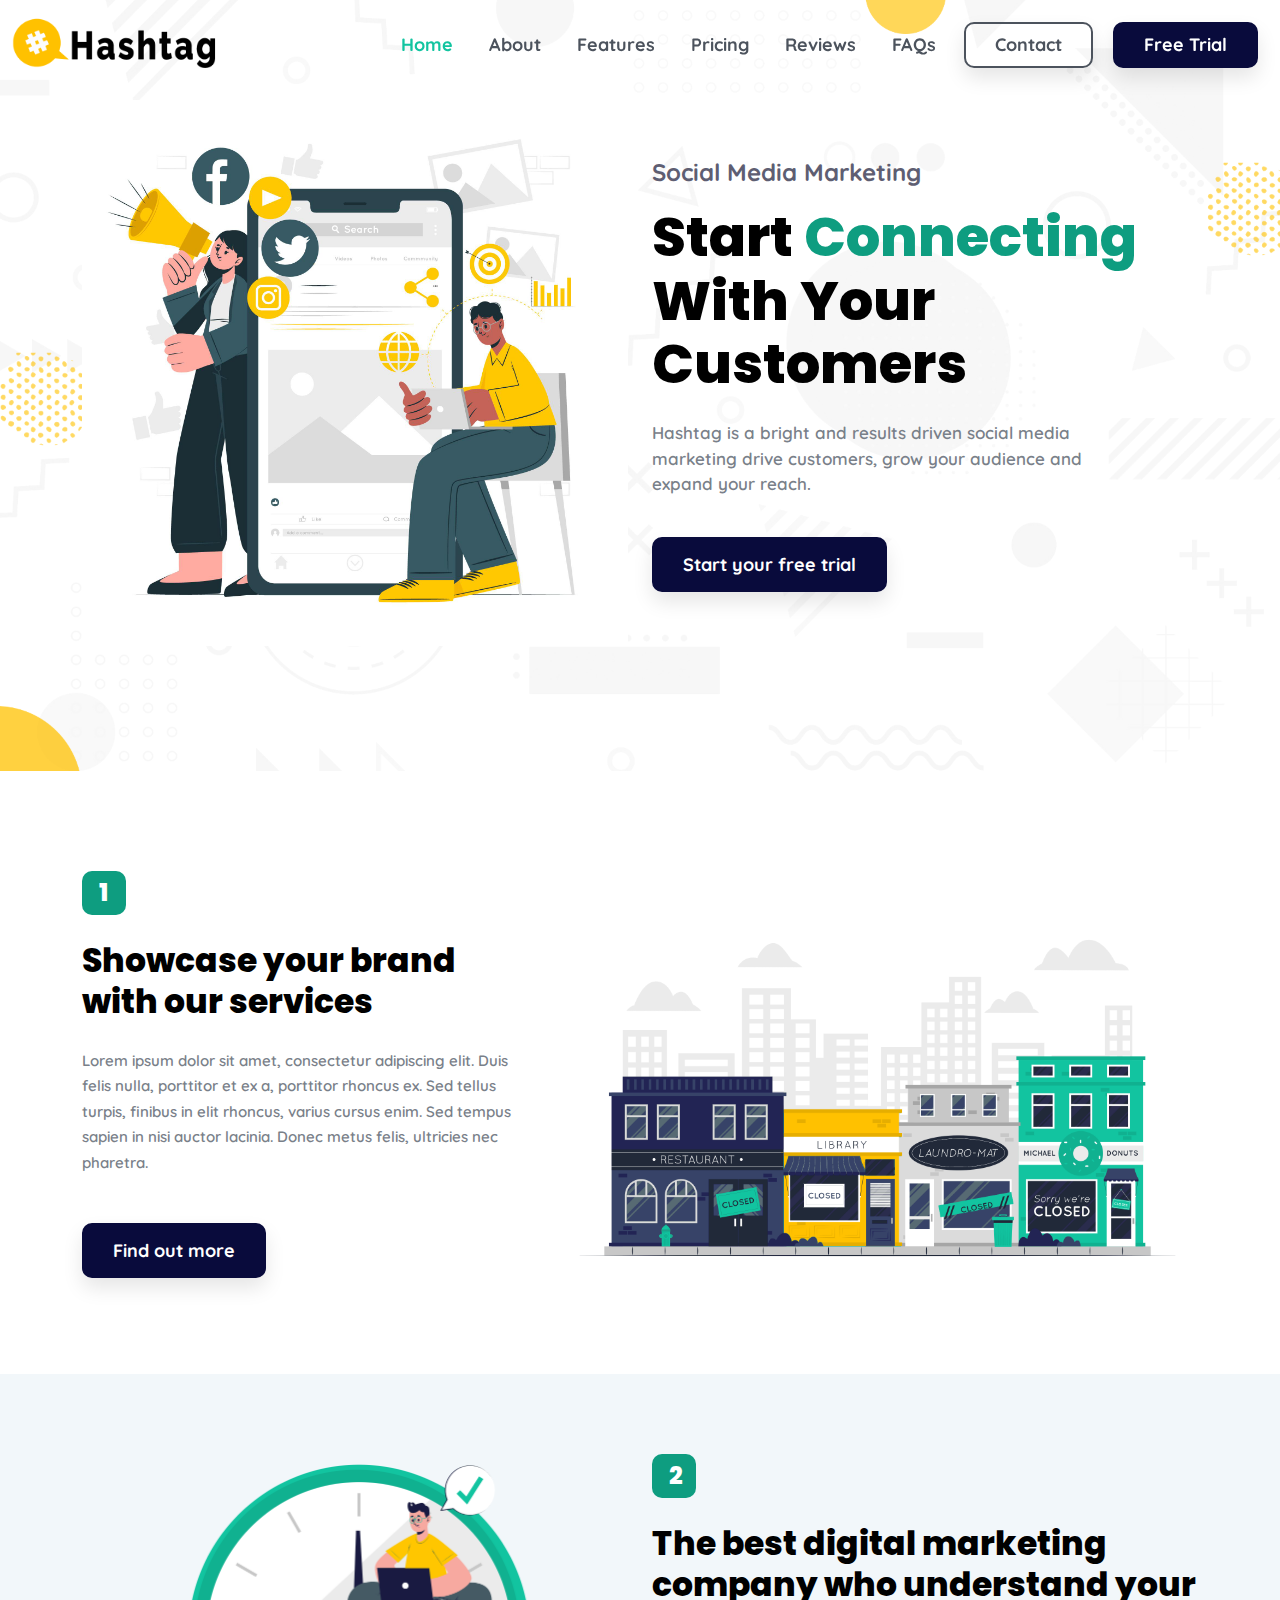
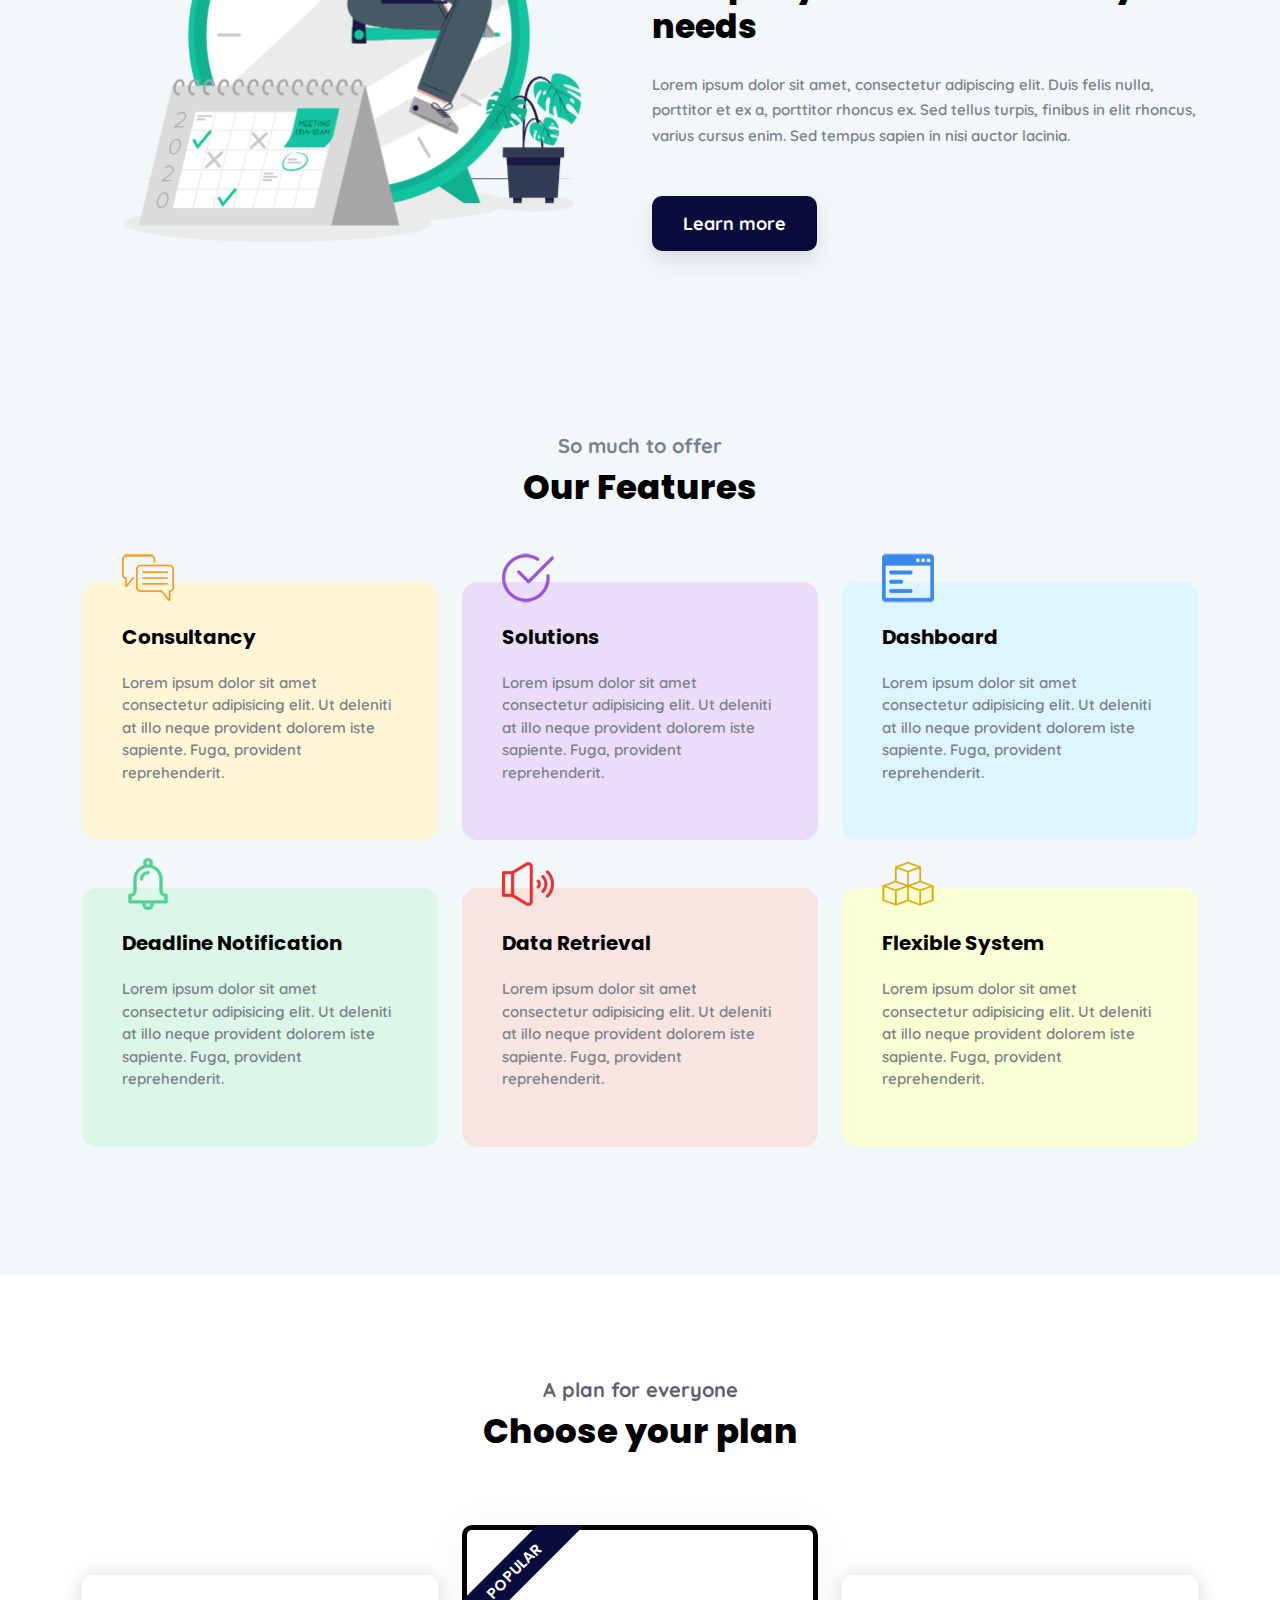
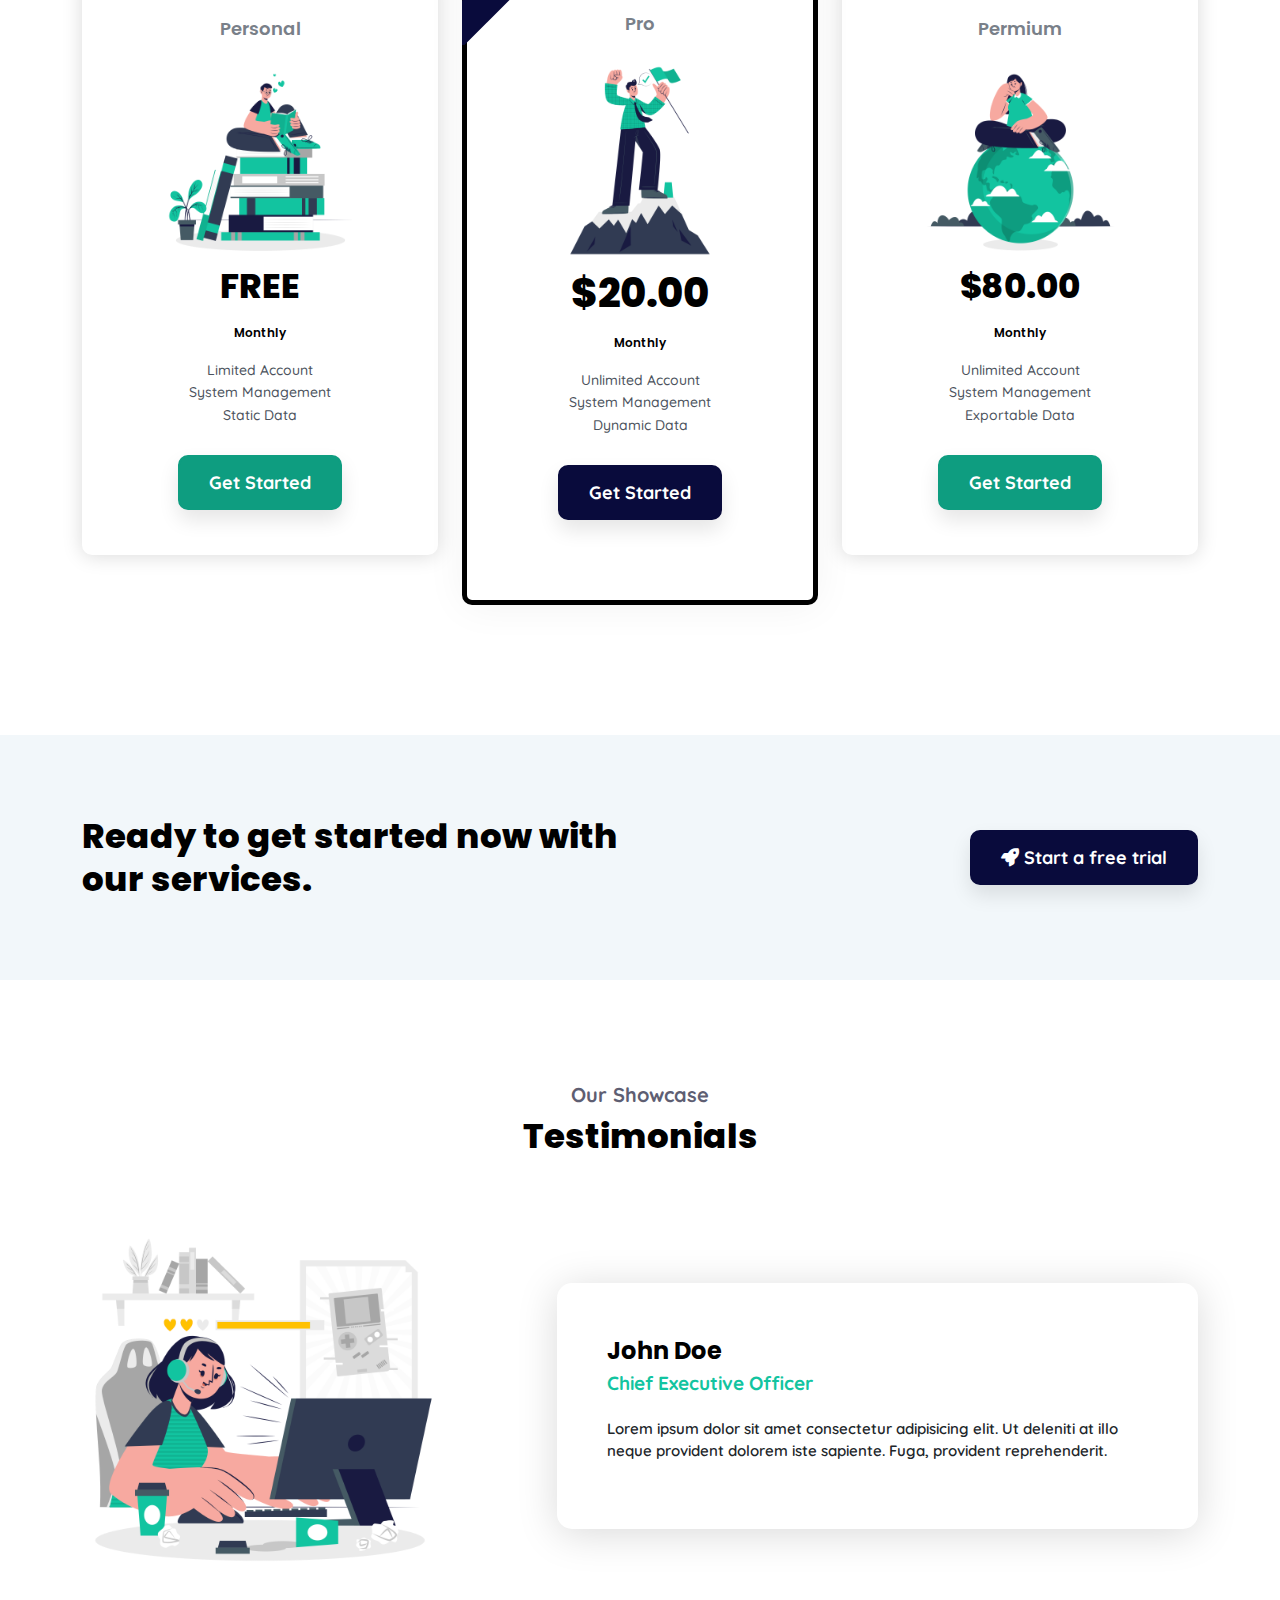
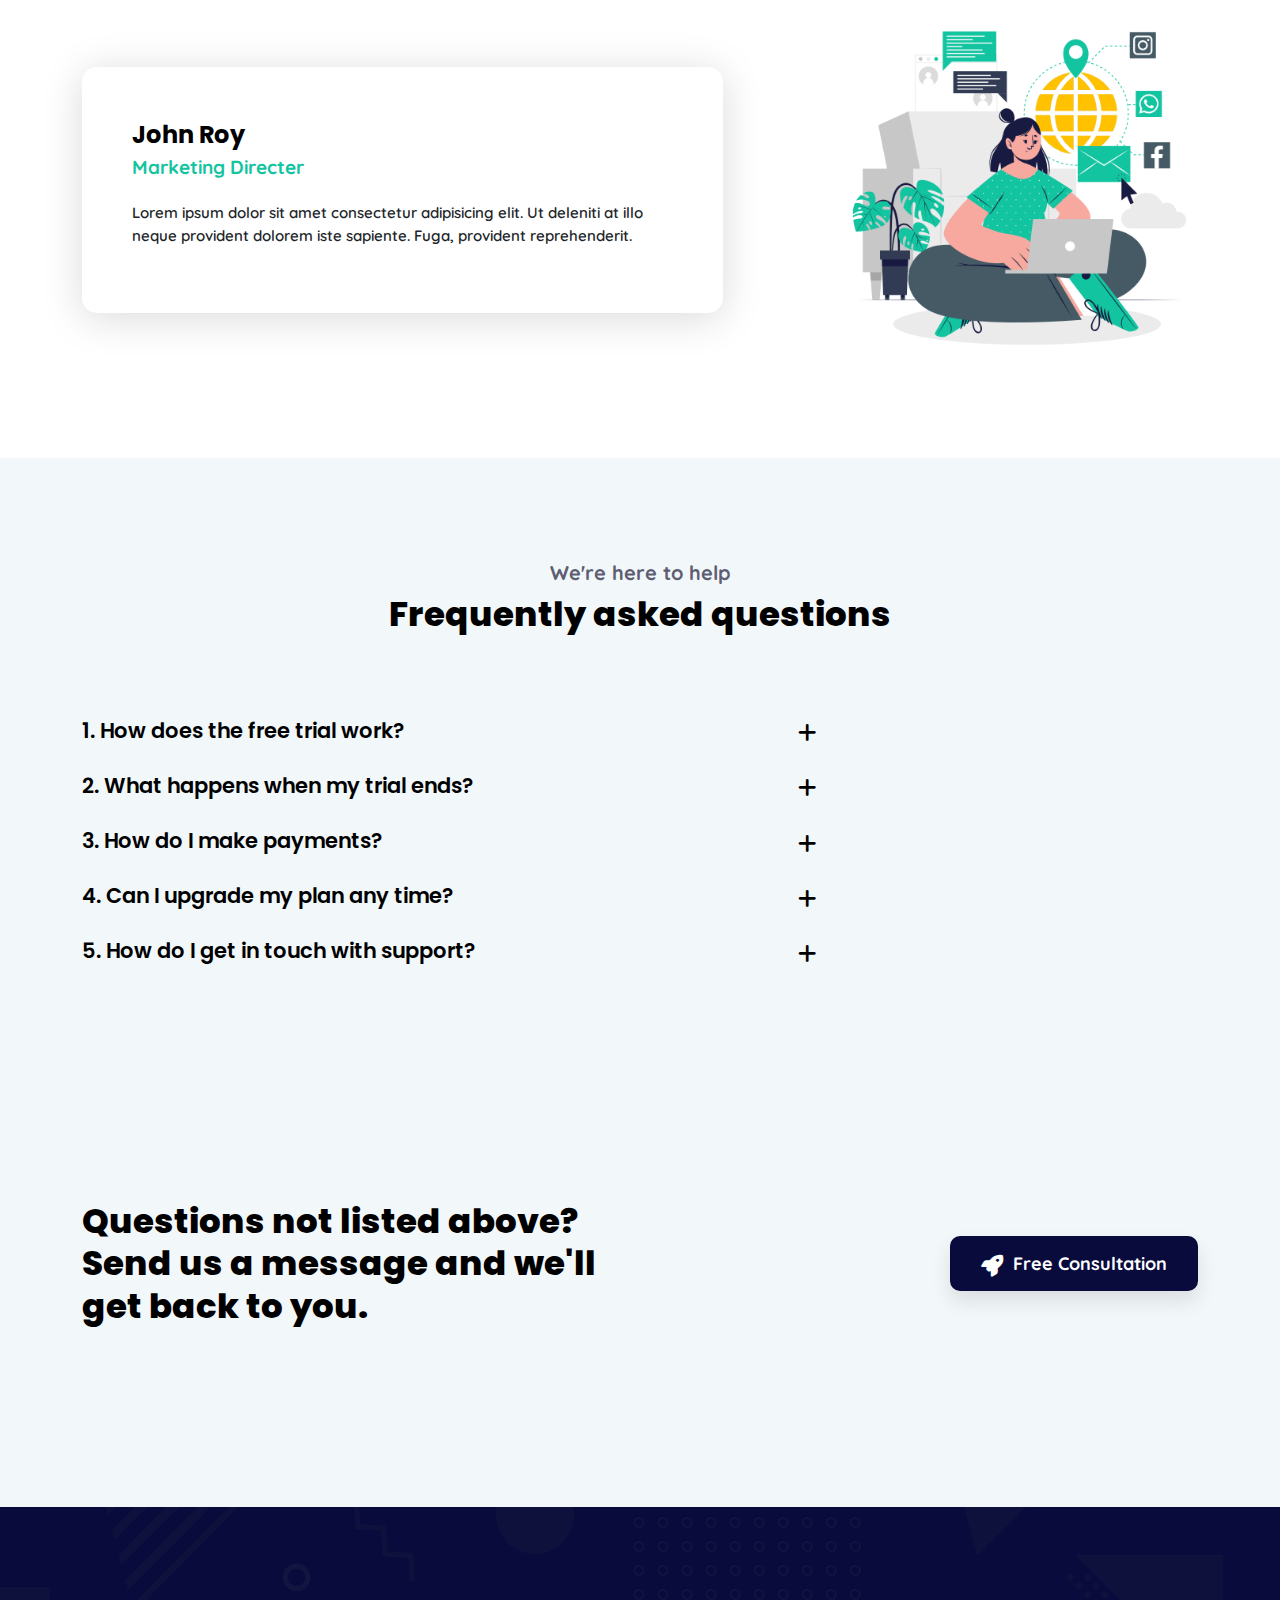
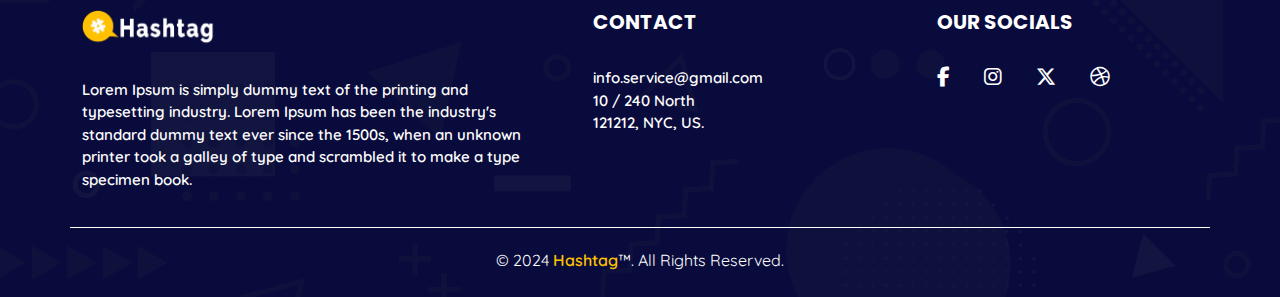
<file: index.html>
<!DOCTYPE html>
<html lang="en">
<head>
    <meta charset="UTF-8">
    <meta name="viewport" content="width=device-width, initial-scale=1.0">
    <title>Digital Marketing Website</title>
    
    <!-- Bootstrap 5 CDN Links -->
    <link rel="stylesheet" href="https://cdnjs.cloudflare.com/ajax/libs/twitter-bootstrap/5.1.0/css/bootstrap.min.css">
    <link rel="stylesheet" href="https://cdnjs.cloudflare.com/ajax/libs/font-awesome/5.15.4/css/all.min.css">

 
    <!-- css -->
    <link rel="stylesheet" href="style.css">
    <link rel="stylesheet" href="responsive-style.css">

    <link rel="stylesheet" href="https://cdnjs.cloudflare.com/ajax/libs/font-awesome/6.5.2/css/all.min.css"/>
</head>
<body data-bs-spy="scroll" data-bs-target=".navbar" data-bs-offset="85">

    <!-- navbar -->
    <header class="header_wrapper">
        <nav class="navbar navbar-expand-lg fixed-top">
            <div class="container-fluid">
              <a class="navbar-brand" href="#">
                <img src="images/logo-new.png" class="img-fluid" alt="logo">
              </a>
              <button class="navbar-toggler pe-0" type="button" data-bs-toggle="collapse" data-bs-target="#navbarNav" aria-controls="navbarNav" aria-expanded="false" aria-label="Toggle navigation">
                <!-- <span class="navbar-toggler-icon"></span> -->
                <i class="fa-solid fa-bars navbar-toggler-icon"></i>
                
              </button>
              <div class="collapse navbar-collapse justify-content-end" id="navbarNav">
                <ul class="navbar-nav menu-navbar-nav">
                  <li class="nav-item">
                    <a class="nav-link active" aria-current="page" href="#home">Home</a>
                  </li>
                  <li class="nav-item">
                    <a class="nav-link" href="#about">About</a>
                  </li>
                  <li class="nav-item">
                    <a class="nav-link" href="#features">Features</a>
                  </li>
                  <li class="nav-item">
                    <a class="nav-link" href="#pricing">Pricing</a>
                  </li>
                  <li class="nav-item">
                    <a class="nav-link" href="#reviews">Reviews</a>
                  </li>
                  <!-- <li class="nav-item">
                    <a class="nav-link" href="#brands">Clients</a>
                  </li> -->
                  <li class="nav-item">
                    <a class="nav-link" href="#faqs">FAQs</a>
                  </li>
                </ul>
                <ul class="navbar-nav">
                  <li class="nav-item text-center">
                    <a href="#contact" class="nav-link learn-more-btn btn-extra-header">Contact</a>
                  </li>
                  <li class="nav-item text-center">
                    <a href="#contact" class="nav-link learn-more-btn">Free Trial</a>
                  </li>
                </ul>
              </div>
            </div>
          </nav>
    </header>


    <!-- banner -->
    <section id="home" class="banner_wrapper">
      <div class="container">
          <div class="row align-items-center">
              <div class="col-md-6 header-img-section">
                  <img decoding="async" src="images/banner.jpg" class="img-fluid" alt="Banner">
              </div>
              <div class="col-md-6 my-5 my-md-0 text-center text-md-start">
                  <p class="banner-subtitle">Social Media Marketing</p>
                  <h1 class="banner-title">Start <span>connecting</span> with your customers</h1>
                  <p class="banner-title-text">Hashtag is a bright and results driven social media marketing
                      drive customers, grow your audience and expand your reach.</p>
                  <div class="learn-more-btn-section">
                      <a class="nav-link learn-more-btn btn-header" href="#about">Start your free trial</a>
                  </div>
              </div> 
          </div>  
      </div>
    </section>  


    <!-- about -->
    <section id="about" class="about_wrapper">
      <div class="container">
        <div class="row align-items-center">
          <div class="col-sm-12 col-lg-5 text-center text-lg-start">
            <p class="about_number">1</p>
            <h2 class="about_title">Showcase your brand with our services</h2>
            <p class="about_text">Lorem ipsum dolor sit amet, consectetur adipiscing elit. Duis felis nulla, porttitor et ex a, porttitor rhoncus ex. Sed tellus turpis, finibus in elit rhoncus, varius cursus enim. Sed tempus sapien in nisi auctor lacinia. Donec metus
                felis, ultricies nec pharetra.</p>
            <div class="my-5">
                <a class="learn-more-btn" href="#innovate">Find out more</a>
            </div>
          </div>
          <div class="col-sm-12 col-lg-7 text-center text-md-start">
            <img src="images/commerce.png" class="img-fluid">
          </div>
        </div>
      </div>

      <div class="innovate mt-5">
        <div class="container">
          <div class="row align-items-center">
            <div class="col-sm-12 col-lg-6 px-5 text-center text-md-start">
              <img src="images/innovation.png" class="img-fluid">
            </div>
            <div class="col-sm-12 col-lg-6 text-center text-lg-start">
              <p class="about_number">2</p>
              <h2 class="about_title">The best digital marketing company who understand your needs</h2>
              <p class="about_text">Lorem ipsum dolor sit amet, consectetur adipiscing elit. Duis felis nulla, porttitor et ex a, porttitor rhoncus ex. Sed tellus turpis, finibus in elit rhoncus, varius cursus enim. Sed tempus sapien in nisi auctor lacinia.</p>
              <div class="mt-5">
                  <a class="learn-more-btn btn-header" href="#">Learn more</a>
              </div>
            </div>
          </div>
        </div>
      </div>
    </section>


    <!-- Features -->
    <section id="features" class="features_wrapper">
      <div class="container">
        <div class="row">
          <div class="col-12 text-center mb-5">
            <p class="features_subtitle">So much to offer</p>
            <h2 class="features_title">Our Features</h2>
          </div>
        </div>
        <div class="row">
          <div class="col-lg-4 col-sm-6 mb-5">
            <div class="ft-1">
              <h3>Consultancy</h3>
              <p class="features_text">Lorem ipsum dolor sit amet consectetur adipisicing elit. Ut deleniti at illo neque provident dolorem iste sapiente. Fuga, provident reprehenderit.</p>
            </div>
          </div>
          <div class="col-lg-4 col-sm-6 mb-5">
            <div class="ft-2">
              <h3>Solutions</h3>
              <p class="features_text">Lorem ipsum dolor sit amet consectetur adipisicing elit. Ut deleniti at illo neque provident dolorem iste sapiente. Fuga, provident reprehenderit.</p>
            </div>
          </div>
          <div class="col-lg-4 col-sm-6 mb-5">
            <div class="ft-3">
              <h3>Dashboard</h3>
              <p class="features_text">Lorem ipsum dolor sit amet consectetur adipisicing elit. Ut deleniti at illo neque provident dolorem iste sapiente. Fuga, provident reprehenderit.</p>
            </div>
          </div>
          <div class="col-lg-4 col-sm-6 mb-5">
            <div class="ft-4">
              <h3>Deadline Notification</h3>
              <p class="features_text">Lorem ipsum dolor sit amet consectetur adipisicing elit. Ut deleniti at illo neque provident dolorem iste sapiente. Fuga, provident reprehenderit.</p>
            </div>
          </div>
          <div class="col-lg-4 col-sm-6 mb-5">
            <div class="ft-5">
              <h3>Data Retrieval</h3>
              <p class="features_text">Lorem ipsum dolor sit amet consectetur adipisicing elit. Ut deleniti at illo neque provident dolorem iste sapiente. Fuga, provident reprehenderit.</p>
            </div>
          </div>
          <div class="col-lg-4 col-sm-6 mb-5">
            <div class="ft-6">
              <h3>Flexible System</h3>
              <p class="features_text">Lorem ipsum dolor sit amet consectetur adipisicing elit. Ut deleniti at illo neque provident dolorem iste sapiente. Fuga, provident reprehenderit.</p>
            </div>
          </div>
        </div>
      </div>
    </section>


    <!-- price -->
    <section id="pricing" class="price_wrapper">
      <div class="container">
        <div class="row">
          <div class="col-12 text-center mb-5">
            <p class="pricing_subtitle">A plan for everyone</p>
            <h2 class="pricing_title">Choose your plan</h2>
          </div>
        </div>
        <div class="row align-items-center px-3 px-lg-0">
          <div class="col-sm-6 col-lg-4">
            <div class="pricing_card pricing_one">
              <p class="pricing_period">Personal</p>
              <img src="images/personal.png" class="img-fluid">
              <p class="pricing_rate">FREE</p>
              <p class="pricing_text">Monthly</p>
              <div class="pricing_all_plan">
                <ul>
                  <li>Limited Account</li>
                  <li>System Management</li>
                  <li>Static Data</li>
                </ul>
              </div>
              <a href="#contact" class="learn-more-btn m-0">Get Started</a>
            </div>
          </div>
          <div class="col-sm-6 col-lg-4 position-relative">
            <div class="pricing-ribbon"><span>Popular</span></div>
            <div class="pricing_card featured">
              <p class="pricing_period">Pro</p>
              <img src="images/growth.png" class="img-fluid">
              <p class="pricing_rate">$20.00</p>
              <p class="pricing_text">Monthly</p>
              <div class="pricing_all_plan">
                <ul>
                  <li>Unlimited Account</li>
                  <li>System Management</li>
                  <li>Dynamic Data</li>
                </ul>
              </div>
              <a href="#contact" class="learn-more-btn btn-featured">Get Started</a>
            </div>
          </div>
          <div class="col-sm-6 col-lg-4">
            <div class="pricing_card">
              <p class="pricing_period">Permium</p>
              <img src="images/professional.png" class="img-fluid">
              <p class="pricing_rate">$80.00</p>
              <p class="pricing_text">Monthly</p>
              <div class="pricing_all_plan">
                <ul>
                  <li>Unlimited Account</li>
                  <li>System Management</li>
                  <li>Exportable Data</li>
                </ul>
              </div>
              <a href="#contact" class="learn-more-btn m-0">Get Started</a>
            </div>
          </div>
        </div>
      </div>

      <div class="free_trial">
        <div class="container">
          <div class="row align-items-center">
            <div class="col-sm-12 col-lg-6 text-center text-lg-start">
              <h2 class="free_title">Ready to get started now with our services.</h2>
            </div>
            <div class="col-sm-12 col-lg-6 text-center text-lg-end mt-4 mt-lg-0">
              <a href="#contact" class="learn-more-btn"><i class="fa-solid fa-rocket"></i> Start a free trial</a>
            </div>
          </div>
        </div>
      </div>
    </section>


    <!-- reviews -->
    <section id="reviews" class="testimonial_wrapper">
      <div class="container">
        <div class="row">
          <div class="col-12 text-center">
            <p class="testimonial_subtitle">Our Showcase</p>
            <h2 class="testimonial_title">Testimonials</h2>
          </div>
        </div>
        <div class="row align-items-center mb-5">
          <div class="col-sm-12 col-lg-4 mb-5 mb-lg-0">
            <img src="images/testimonial1.png" class="img-fluid">
          </div>
          <div class="col-sm-12 col-lg-7 offset-lg-1 mb-5 mb-lg-0">
            <div class="testimonial_card">
              <h3>John Doe</h3>
              <p class="testimonial_role">Chief Executive Officer</p>
              <p class="testimonial_text">Lorem ipsum dolor sit amet consectetur adipisicing elit. Ut deleniti at illo neque provident dolorem iste sapiente. Fuga, provident reprehenderit.</p>
            </div>
          </div>
        </div>
        <div class="row align-items-center flex-sm-row-reverse">
          <div class="col-sm-12 col-lg-4 offset-lg-1 mb-5 mb-lg-0">
            <img src="images/testimonial2.png" class="img-fluid">
          </div>
          <div class="col-sm-12 col-lg-7 mb-5 mb-lg-0">
            <div class="testimonial_card">
              <h3>John Roy</h3>
              <p class="testimonial_role">Marketing Directer</p>
              <p class="testimonial_text">Lorem ipsum dolor sit amet consectetur adipisicing elit. Ut deleniti at illo neque provident dolorem iste sapiente. Fuga, provident reprehenderit.</p>
            </div>
          </div>
        </div>
      </div>
    </section>

    <!-- FAQ -->
    <section id="faqs" class="faq_wrapper">
      <div class="container">
        <div class="row">
          <div class="col-12 text-center mb-5">
              <p class="faq_subtitle">We're here to help</p>
              <h2 class="faq_title">Frequently asked questions</h2>
          </div>
        </div>
        <div class="row align-items-center">
          <div class="col-sm-12 col-lg-8 mb-5 mb-lg-0">
            <div class="accordion accordion-flush" id="accordionExample">
              <div class="accordion-item">
                <h2 class="accordion-header" id="headingOne">
                  <button class="accordion-button collapsed" type="button" data-bs-toggle="collapse" data-bs-target="#collapseOne" aria-expanded="false" aria-controls="collapseOne">
                    1. How does the free trial work?
                  </button>
                </h2>
                <div id="collapseOne" class="accordion-collapse collapse" aria-labelledby="headingOne" data-bs-parent="#accordionExample">
                  <div class="accordion-body">
                    Lorem ipsum dolor sit amet consectetur adipisicing elit. Ut deleniti at illo neque provident dolorem iste sapiente. Fuga, provident reprehenderit.
                  </div>
                  </div>
              </div>
              <div class="accordion-item">
                        <h2 class="accordion-header" id="headingTwo">
                          <button class="accordion-button collapsed" type="button" data-bs-toggle="collapse" data-bs-target="#collapseTwo" aria-expanded="false" aria-controls="collapseTwo">
                            2. What happens when my trial ends?
                          </button>
                        </h2>
                          <div id="collapseTwo" class="accordion-collapse collapse" aria-labelledby="headingTwo" data-bs-parent="#accordionExample">
                            <div class="accordion-body">
                              Lorem ipsum dolor sit amet consectetur adipisicing elit. Ut deleniti at illo neque provident dolorem iste sapiente. Fuga, provident reprehenderit.
                            </div>
                          </div>
              </div>
              <div class="accordion-item">
                        <h2 class="accordion-header" id="headingThree">
                          <button class="accordion-button collapsed" type="button" data-bs-toggle="collapse" data-bs-target="#collapseThree" aria-expanded="false" aria-controls="collapseThree">
                            3. How do I make payments?
                          </button>
                        </h2>
                        <div id="collapseThree" class="accordion-collapse collapse" aria-labelledby="headingThree" data-bs-parent="#accordionExample">
                          <div class="accordion-body">
                            Lorem ipsum dolor sit amet consectetur adipisicing elit. Ut deleniti at illo neque provident dolorem iste sapiente. Fuga, provident reprehenderit.
                            </div>
                          </div>
              </div>
              <div class="accordion-item">
                        <h2 class="accordion-header" id="headingFour">
                          <button class="accordion-button collapsed" type="button" data-bs-toggle="collapse" data-bs-target="#collapseFour" aria-expanded="false" aria-controls="collapseFour">
                              4. Can I upgrade my plan any time?
                          </button>
                        </h2>
                        <div id="collapseFour" class="accordion-collapse collapse" aria-labelledby="headingFour" data-bs-parent="#accordionExample">
                          <div class="accordion-body">
                            Lorem ipsum dolor sit amet consectetur adipisicing elit. Ut deleniti at illo neque provident dolorem iste sapiente. Fuga, provident reprehenderit.
                          </div>
                        </div>
              </div>
              <div class="accordion-item">
                        <h2 class="accordion-header" id="headingFive">
                          <button class="accordion-button collapsed" type="button" data-bs-toggle="collapse" data-bs-target="#collapseFive" aria-expanded="false" aria-controls="collapseFive">
                              5. How do I get in touch with support?
                          </button>
                        </h2>
                        <div id="collapseFive" class="accordion-collapse collapse" aria-labelledby="headingFive" data-bs-parent="#accordionExample">
                            <div class="accordion-body">
                              Lorem ipsum dolor sit amet consectetur adipisicing elit. Ut deleniti at illo neque provident dolorem iste sapiente. Fuga, provident reprehenderit.
                            </div>
                        </div>
              </div>
            </div>
          </div>
            <div class="col-sm-12 col-lg-4">
              <img decoding="async" src="images/faq.png" class="img-fluid">
            </div>
        </div>
      </div>

      <!-- Send message -->
      <div class="free_trial">
          <div class="container">
              <div class="row align-items-center">
                  <div class="col-sm-12 col-lg-6 text-center text-lg-start">
                      <h2 class="free_title">Questions not listed above? Send us a message and we'll get back to you.</h2>
                  </div>
                  <div class="col-sm-12 col-lg-6 text-center text-lg-end mt-4 mt-lg-0"> 
                      <a class="learn-more-btn" href="#contact"><i class="fa fa-rocket" aria-hidden="true"></i> Free Consultation</a> 
                  </div>
              </div>
          </div>
      </div>
    </section>


    <!-- footer -->
    <section id="contact" class="footer_wrapper">
      <div class="container">
        <div class="row">
          <div class="col-lg-5 footer_logo mb-4 mb-lg-0">
            <img src="images/logo-white.png">
            <p class="footer_text">Lorem Ipsum is simply dummy text of the printing and typesetting industry. Lorem Ipsum has been the industry's standard dummy text ever since the 1500s, when an unknown printer took a galley of type and scrambled it to make a type specimen book.</p>
          </div>
          <div class="col-lg-4 px-lg-5 mb-4 mb-lg-0">
            <h3 class="footer_title">Contact</h3>
            <p class="footer_text">
              <a href="#">info.service@gmail.com</a><br>
              <a href="#" class="footer-address">10 / 240 North <br>121212, NYC, US.</a>
            </p>
          </div>
          <div class="col-lg-3 mb-4 mb-lg-0">
            <h3 class="footer_title">Our Socials</h3>
            <p>
              <a href="#" class="footer_smedia_icon"><i class="fab fa-facebook-f"></i></a>
              <a href="#" class="footer_smedia_icon"><i class="fab fa-instagram"></i></a>
              <a href="#" class="footer_smedia_icon"><i class="fa-brands fa-x-twitter"></i></a>
              <a href="#" class="footer_smedia_icon"><i class="fab fa-dribbble"></i></a>
              <!-- <a href="#" class="footer_social_media_icon"><i class="fab fa-linkedin-in"></i></a> -->
            </p>
          </div>
          <div class="col-12 footer_credit text-center">
            <span>&copy; 2024 <a href="#" target="_blank" title="hashtag">Hashtag</a>&trade;. All Rights Reserved.</span>
          </div>
        </div>
      </div>
    </section>
    


    <!-- Bootstrap JS -->
    <script src="https://cdnjs.cloudflare.com/ajax/libs/popper.js/2.9.2/umd/popper.min.js"></script>
    <script src="https://cdnjs.cloudflare.com/ajax/libs/twitter-bootstrap/5.1.0/js/bootstrap.min.js"></script>

    <!-- JS -->
    <script src="script.js"></script>
</body>
</html>
</file>
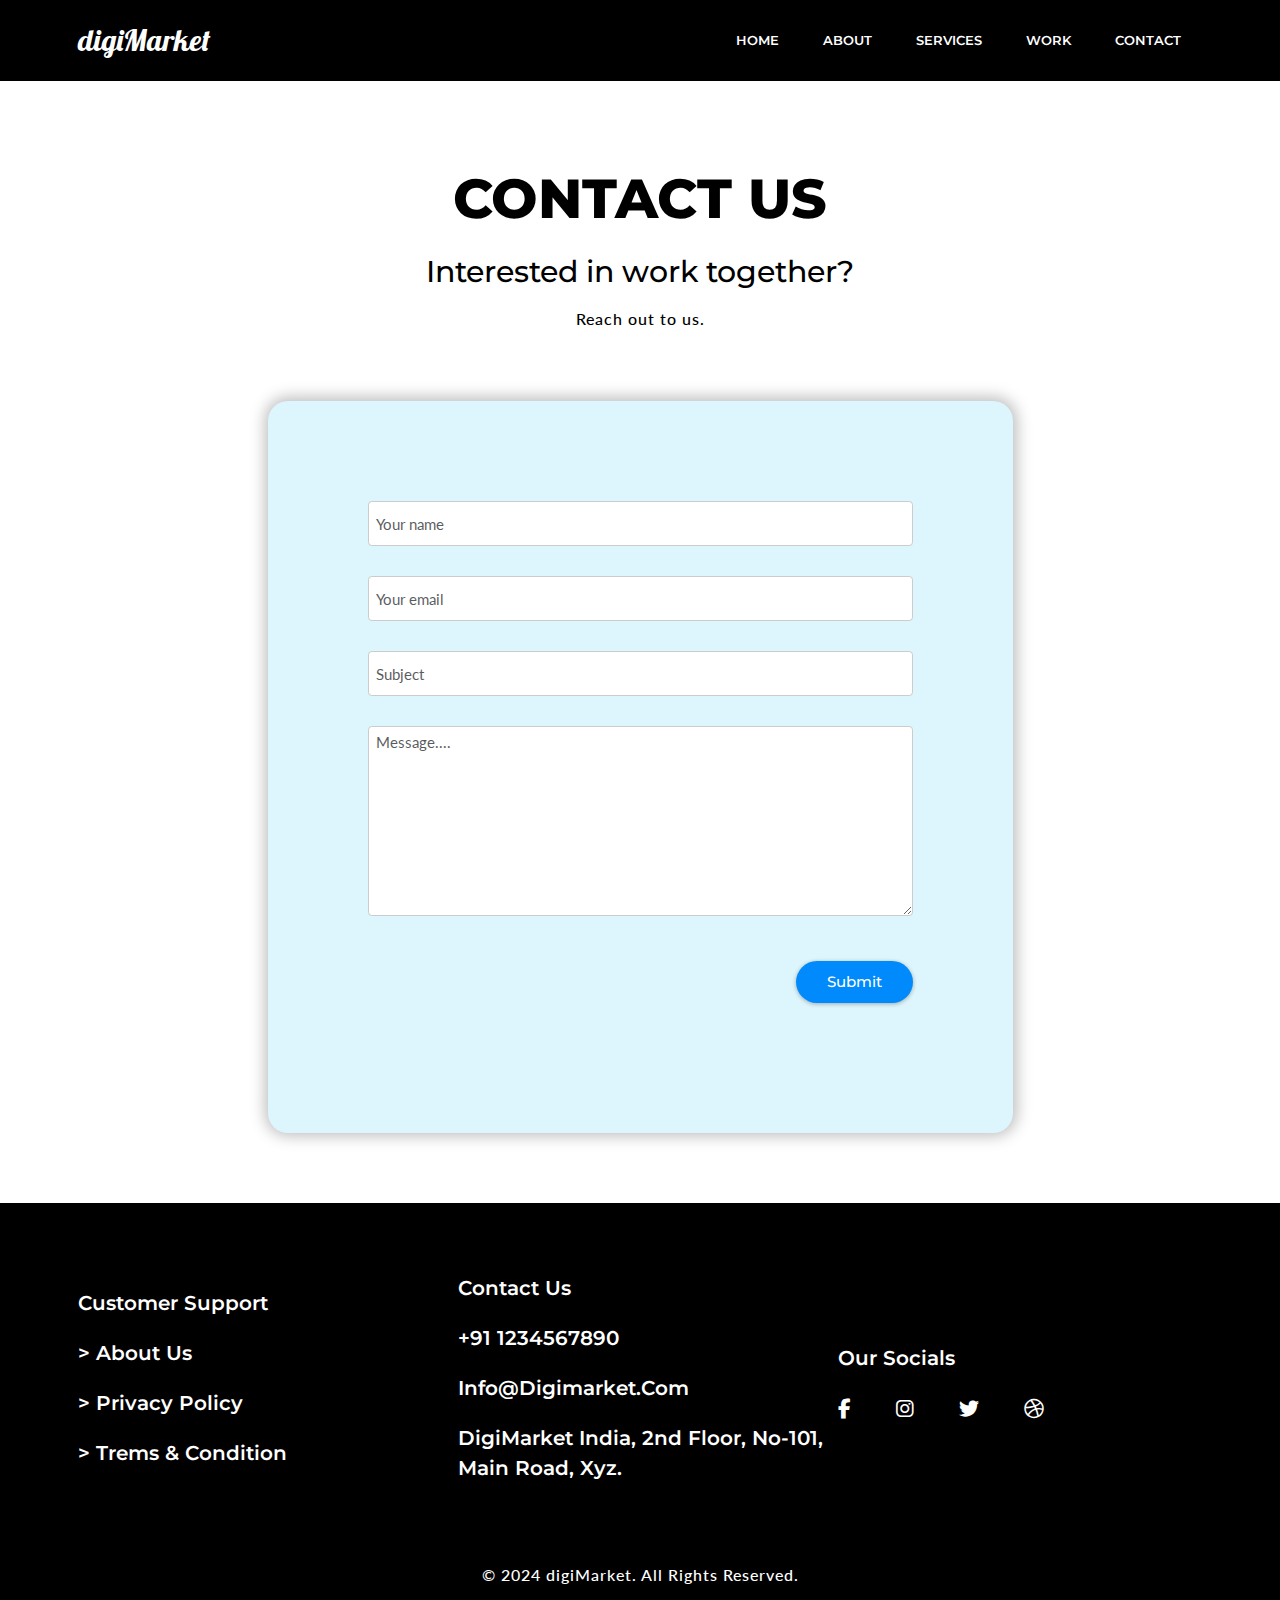
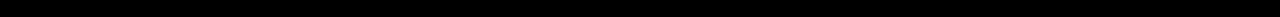
<file: contact.html>
<!DOCTYPE html>
<html lang="en">

<head>
    <meta charset="UTF-8">
    <meta name="viewport" content="width=device-width, initial-scale=1.0">
    <title>Digital Marketing Website</title>

    <!-- Bootstrap  -->
    <link href="https://cdn.jsdelivr.net/npm/bootstrap@5.3.3/dist/css/bootstrap.min.css" rel="stylesheet">
  

    <!-- Font Awesome -->
    <link rel="stylesheet" href="https://cdnjs.cloudflare.com/ajax/libs/font-awesome/6.5.2/css/all.min.css"/>


    <link rel="stylesheet" href="css/style.css">
    <link rel="stylesheet" href="css/responsive-style.css">
</head>

<body class="contact">

    <!-- Navbar  -->
    <header id="full_nav">
        <div class="header fixed-top">
            <div class="container">
                <nav class="navbar navbar-expand-lg">
                    <a class="navbar-brand" href="index.html">
                        digiMarket
                    </a>
                    <button class="navbar-toggler" type="button" data-bs-toggle="collapse" data-bs-target="#main-nav"
                        aria-controls="main-nav" aria-expanded="false" aria-label="Toggle navigation">
                        <i class="fa-solid fa-bars navbar-toggler-icon"></i>
                    </button>
                    <div class="collapse navbar-collapse" id="main-nav">
                        <ul class="navbar-nav ms-auto">
                            <li class="nav-item">
                                <a class="nav-link active" href="index.html">Home</a>
                            </li>
                            <li class="nav-item">
                                <a class="nav-link" href="about.html">About</a>
                            </li>
                            <li class="nav-item">
                                <a class="nav-link" href="services.html">Services</a>
                            </li>
                            <li class="nav-item">
                                <a class="nav-link" href="work.html">Work</a>
                            </li>
                            <li class="nav-item">
                                <a class="nav-link" href="contact.html">Contact</a>
                            </li>
                        </ul>
                    </div>
                </nav>
            </div>
        </div>
    </header>
    

    <!-- Form -->
    <section class="form-wrapper wrapper">
        <div class="container text-center">
            <div class="row mb-5">
                <div class="col-12 mb-5">
                    <div class="sec-title">
                        <h1>Contact Us</h1>
                        <h4>Interested in work together?</h4>
                        <p class="text-black">Reach out to us.</p>
                    </div>
                </div>
            </div>
            <div class="row justify-content-center">
                <div class="col-lg-8 col-md-10">
                    <div class="form-section">
                        <form>
                            <div class="mb-5">
                                <input type="text" class="form-control" placeholder="Your name" required>
                            </div>
                            <div class="mb-5">
                                <input type="email" class="form-control" placeholder="Your email" required>
                            </div>
                            <div class="mb-5">
                                <input type="email" class="form-control" placeholder="Subject">
                            </div>
                            <div class="mb-5">
                                <textarea class="form-control" rows="8" placeholder="Message...." required></textarea>
                            </div>
                            <div class="mb-5 text-end">
                               <button class="btn main-btn">Submit</button>
                            </div>
                        </form>
                    </div>
                </div>
            </div>
        </div>
    </section>
    
    
    <!-- Footer -->
    <section class="footer_wrapper wrapper">
        <div class="container">
            <div class="row align-items-center mb-5">
                <div class="col-lg-4 col-sm-6 mb-5 mb-lg-0">
                    <h5><a href="#">Customer Support</a></h5>
                    <h5><a href="#">> About Us</a></h5>
                    <h5><a href="#">> Privacy Policy</a></h5>
                    <h5>> Trems & Condition</h5>
                </div>
                <div class="col-lg-4 col-sm-6 mb-5 mb-lg-0">
                    <h5>Contact Us</h5>
                    <h5><a href="#">+91 1234567890</a></h5>
                    <h5><a href="#">info@digimarket.com</a></h5>
                    <h5>digiMarket India, 2nd floor, no-101, main road, xyz.</h5>
                </div>
                <div class="col-lg-4 col-sm-6 mb-5 mb-lg-0">
                    <h5>Our Socials</h5>
                    <ul class="link-widget p-0">
                        <li><a href="#" class="footer_icon"><i class="fab fa-facebook-f"></i></a></li>
                        <li><a href="#" class="footer_icon"><i class="fab fa-instagram"></i></a></li>
                        <li><a href="#" class="footer_icon"><i class="fab fa-twitter"></i></a></li>
                        <li><a href="#" class="footer_icon"><i class="fab fa-dribbble"></i></a></li>
                    </ul>
                </div>
            </div>
        </div>
        <div class="container-fluid copyright-section">
            <p>© 2024 digiMarket. All Rights Reserved.</p>
        </div>
    </section>
    

    <!-- Bootstrap  -->
    <script src="https://cdn.jsdelivr.net/npm/@popperjs/core@2.10.2/dist/umd/popper.min.js"></script>
    <script src="https://cdn.jsdelivr.net/npm/bootstrap@5.1.3/dist/js/bootstrap.min.js"></script>

    <script src="script.js"></script>
</body>

</html>
</file>
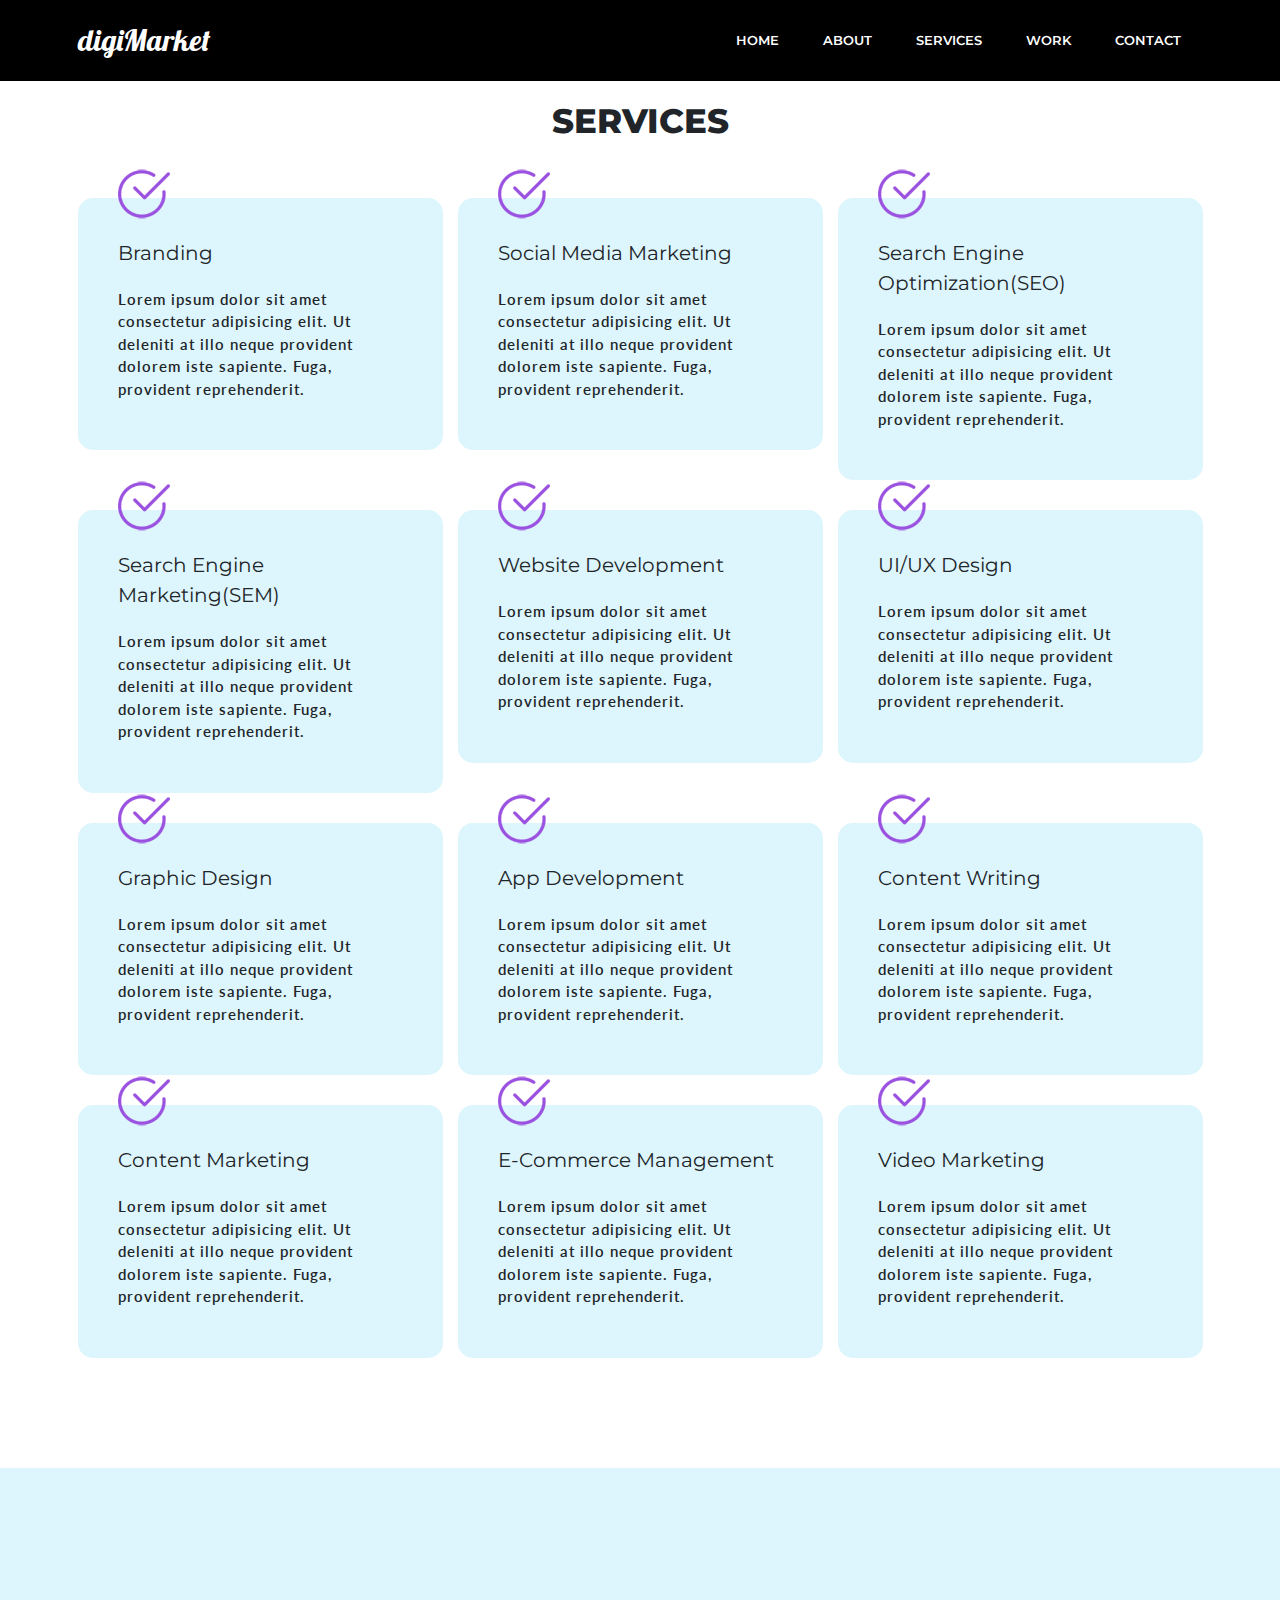
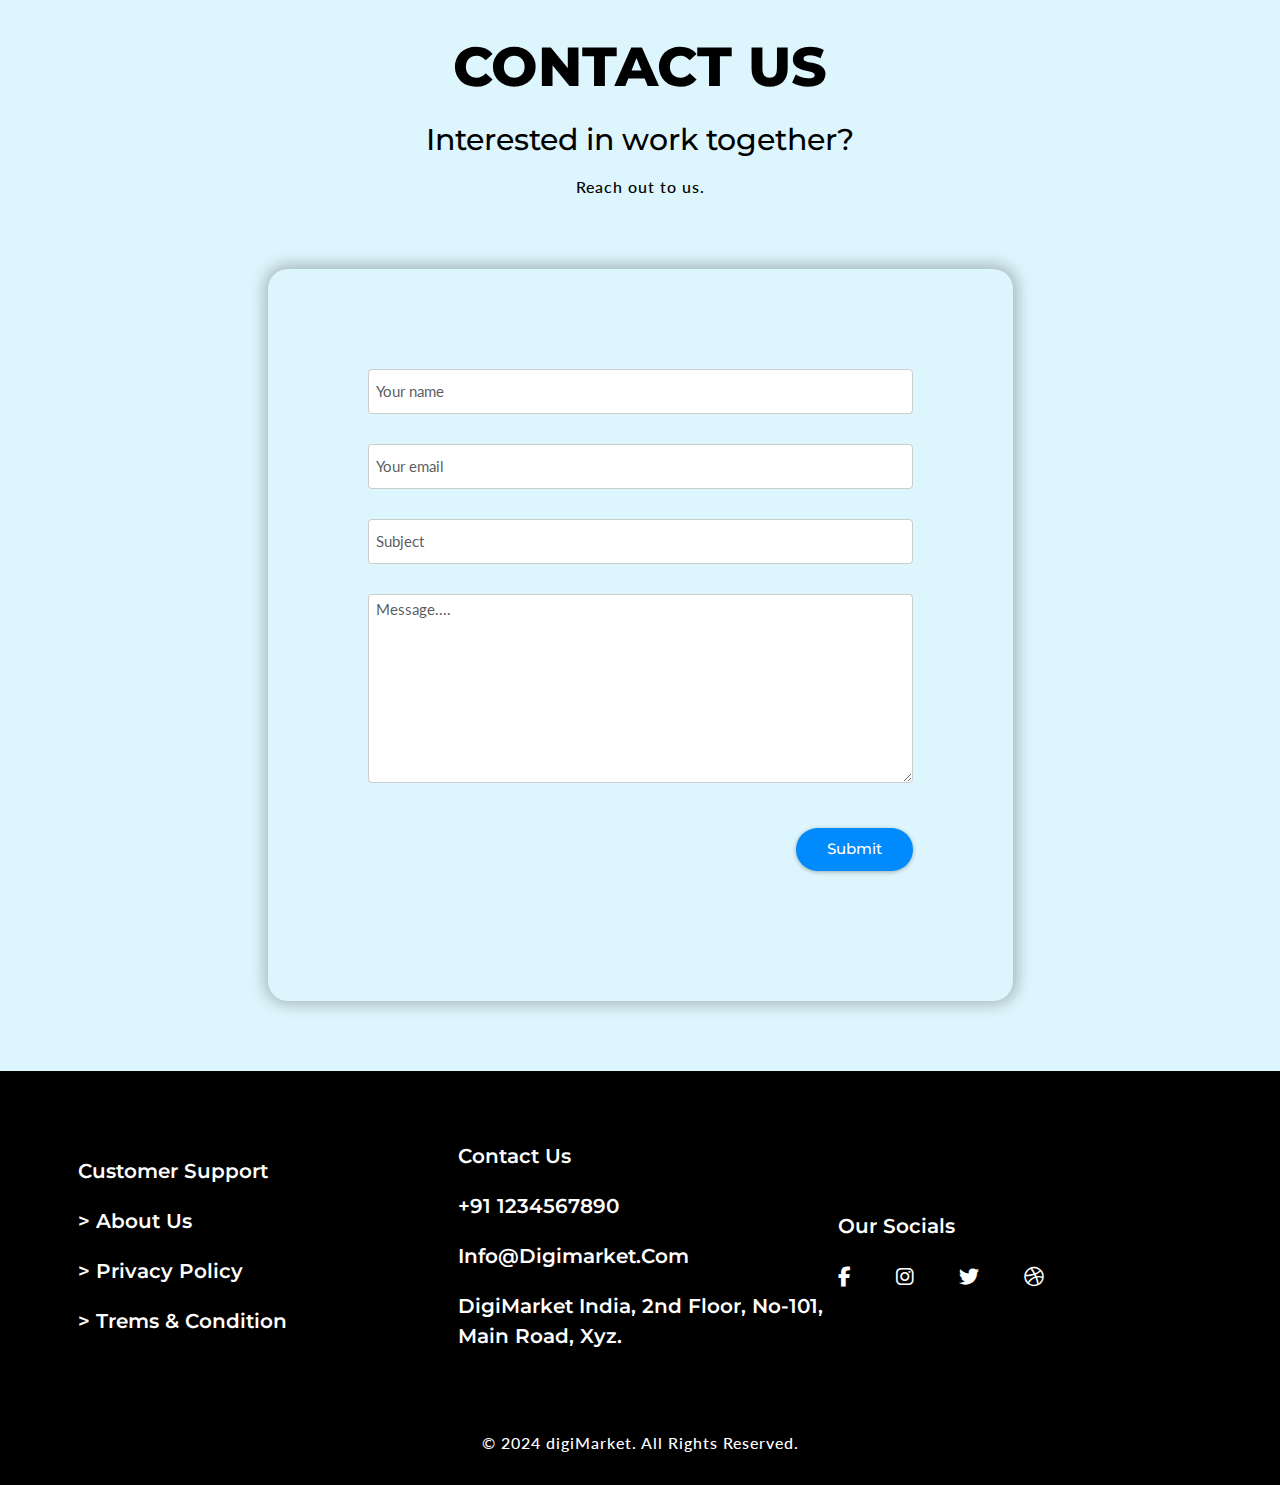
<file: services.html>
<!DOCTYPE html>
<html lang="en">

<head>
    <meta charset="UTF-8">
    <meta name="viewport" content="width=device-width, initial-scale=1.0">
    <title>Digital Marketing Website</title>

    <!-- Bootstrap  -->
    <link href="https://cdn.jsdelivr.net/npm/bootstrap@5.3.3/dist/css/bootstrap.min.css" rel="stylesheet">
  
    <!-- Font Awesome -->
    <link rel="stylesheet" href="https://cdnjs.cloudflare.com/ajax/libs/font-awesome/6.5.2/css/all.min.css"/>

    <link rel="stylesheet" href="css/style.css">
    <link rel="stylesheet" href="css/responsive-style.css">
</head>

<body class="home">
  
    <!-- Navbar  -->
    <header id="full_nav">
        <div class="header fixed-top">
            <div class="container">
                <nav class="navbar navbar-expand-lg">
                    <a class="navbar-brand" href="index.html">
                        digiMarket
                    </a>
                    <button class="navbar-toggler" type="button" data-bs-toggle="collapse" data-bs-target="#main-nav"
                        aria-controls="main-nav" aria-expanded="false" aria-label="Toggle navigation">
                        <i class="fa-solid fa-bars navbar-toggler-icon"></i>
                    </button>

                    <div class="collapse navbar-collapse" id="main-nav">
                        <ul class="navbar-nav ms-auto">
                            <li class="nav-item">
                                <a class="nav-link active" href="index.html">Home</a>
                            </li>
                            <li class="nav-item">
                                <a class="nav-link" href="about.html">About</a>
                            </li>
                            <li class="nav-item">
                                <a class="nav-link" href="services.html">Services</a>
                            </li>
                            <li class="nav-item">
                                <a class="nav-link" href="work.html">Work</a>
                            </li>
                            <li class="nav-item">
                                <a class="nav-link" href="contact.html">Contact</a>
                            </li>
                        </ul>
                    </div>
                </nav>
            </div>
        </div>
    </header>


    <!-- Services -->
    <section id="features" class="features_wrapper">
        <div class="container">
          <div class="row">
            <div class="col-12 text-center mb-5">
                <h2 class="features_title">Services</h2>
            </div>
          </div>
          <div class="row">
            <div class="col-lg-4 col-sm-6 mb-5">
                <div class="ft-1">
                  <h3>Branding</h3>
                  <p class="features_text">Lorem ipsum dolor sit amet consectetur adipisicing elit. Ut deleniti at illo neque provident dolorem iste sapiente. Fuga, provident reprehenderit.</p>
                </div>
              </div>
            <div class="col-lg-4 col-sm-6 mb-5">
              <div class="ft-1">
                <h3>Social Media Marketing</h3>
                <p class="features_text">Lorem ipsum dolor sit amet consectetur adipisicing elit. Ut deleniti at illo neque provident dolorem iste sapiente. Fuga, provident reprehenderit.</p>
              </div>
            </div>
            <div class="col-lg-4 col-sm-6 mb-5">
              <div class="ft-1">
                <h3>Search Engine Optimization(SEO)</h3>
                <p class="features_text">Lorem ipsum dolor sit amet consectetur adipisicing elit. Ut deleniti at illo neque provident dolorem iste sapiente. Fuga, provident reprehenderit.</p>
              </div>
            </div>
            <div class="col-lg-4 col-sm-6 mb-5">
              <div class="ft-1">
                <h3>Search Engine Marketing(SEM)</h3>
                <p class="features_text">Lorem ipsum dolor sit amet consectetur adipisicing elit. Ut deleniti at illo neque provident dolorem iste sapiente. Fuga, provident reprehenderit.</p>
              </div>
            </div>
            <div class="col-lg-4 col-sm-6 mb-5">
              <div class="ft-1">
                <h3>Website Development</h3>
                <p class="features_text">Lorem ipsum dolor sit amet consectetur adipisicing elit. Ut deleniti at illo neque provident dolorem iste sapiente. Fuga, provident reprehenderit.</p>
              </div>
            </div>
            <div class="col-lg-4 col-sm-6 mb-5">
              <div class="ft-1">
                <h3>UI/UX Design</h3>
                <p class="features_text">Lorem ipsum dolor sit amet consectetur adipisicing elit. Ut deleniti at illo neque provident dolorem iste sapiente. Fuga, provident reprehenderit.</p>
              </div>
            </div>
            <div class="col-lg-4 col-sm-6 mb-5">
              <div class="ft-1">
                <h3>Graphic Design</h3>
                <p class="features_text">Lorem ipsum dolor sit amet consectetur adipisicing elit. Ut deleniti at illo neque provident dolorem iste sapiente. Fuga, provident reprehenderit.</p>
              </div>
            </div>
            <div class="col-lg-4 col-sm-6 mb-5">
              <div class="ft-1">
                <h3>App Development</h3>
                <p class="features_text">Lorem ipsum dolor sit amet consectetur adipisicing elit. Ut deleniti at illo neque provident dolorem iste sapiente. Fuga, provident reprehenderit.</p>
              </div>
            </div>
            <div class="col-lg-4 col-sm-6 mb-5">
              <div class="ft-1">
                <h3>Content Writing</h3>
                <p class="features_text">Lorem ipsum dolor sit amet consectetur adipisicing elit. Ut deleniti at illo neque provident dolorem iste sapiente. Fuga, provident reprehenderit.</p>
              </div>
            </div>
            <div class="col-lg-4 col-sm-6 mb-5">
              <div class="ft-1">
                <h3>Content Marketing</h3>
                <p class="features_text">Lorem ipsum dolor sit amet consectetur adipisicing elit. Ut deleniti at illo neque provident dolorem iste sapiente. Fuga, provident reprehenderit.</p>
              </div>
            </div>
            <div class="col-lg-4 col-sm-6 mb-5">
              <div class="ft-1">
                <h3>E-Commerce Management</h3>
                <p class="features_text">Lorem ipsum dolor sit amet consectetur adipisicing elit. Ut deleniti at illo neque provident dolorem iste sapiente. Fuga, provident reprehenderit.</p>
              </div>
            </div>
            <div class="col-lg-4 col-sm-6 mb-5">
              <div class="ft-1">
                <h3>Video Marketing</h3>
                <p class="features_text">Lorem ipsum dolor sit amet consectetur adipisicing elit. Ut deleniti at illo neque provident dolorem iste sapiente. Fuga, provident reprehenderit.</p>
              </div>
            </div>
          </div>
        </div>
    </section>


    <!-- form -->
    <section class="form-wrapper wrapper" style="background-color: #ddf5fc;">
      <div class="container text-center">
          <div class="row mb-5">
              <div class="col-12 mb-5">
                  <div class="sec-title">
                      <h1>Contact Us</h1>
                      <h4>Interested in work together?</h4>
                      <p class="text-black">Reach out to us.</p>
                  </div>
              </div>
          </div>
          <div class="row justify-content-center">
              <div class="col-lg-8 col-md-10">
                  <div class="form-section">
                      <form>
                          <div class="mb-5">
                              <input type="text" class="form-control" placeholder="Your name" required>
                          </div>
                          <div class="mb-5">
                              <input type="email" class="form-control" placeholder="Your email" required>
                          </div>
                          <div class="mb-5">
                              <input type="email" class="form-control" placeholder="Subject">
                          </div>
                          <div class="mb-5">
                              <textarea class="form-control" rows="8" placeholder="Message...." required></textarea>
                          </div>
                          <div class="mb-5 text-end">
                             <button class="btn main-btn">Submit</button>
                          </div>
                      </form>
                  </div>
              </div>
          </div>
      </div>
    </section>


    <!-- Footer -->
    <section class="footer_wrapper wrapper">
      <div class="container">
          <div class="row align-items-center mb-5">
              <div class="col-lg-4 col-sm-6 mb-5 mb-lg-0">
                  <h5><a href="#">Customer Support</a></h5>
                  <h5><a href="#">> About Us</a></h5>
                  <h5><a href="#">> Privacy Policy</a></h5>
                  <h5>> Trems & Condition</h5>
              </div>
              <div class="col-lg-4 col-sm-6 mb-5 mb-lg-0">
                  <h5>Contact Us</h5>
                  <h5><a href="#">+91 1234567890</a></h5>
                  <h5><a href="#">info@digimarket.com</a></h5>
                  <h5>digiMarket India, 2nd floor, no-101, main road, xyz.</h5>
              </div>
              <div class="col-lg-4 col-sm-6 mb-5 mb-lg-0">
                  <h5>Our Socials</h5>
                  <ul class="link-widget p-0">
                      <li><a href="#" class="footer_icon"><i class="fab fa-facebook-f"></i></a></li>
                      <li><a href="#" class="footer_icon"><i class="fab fa-instagram"></i></a></li>
                      <li><a href="#" class="footer_icon"><i class="fab fa-twitter"></i></a></li>
                      <li><a href="#" class="footer_icon"><i class="fab fa-dribbble"></i></a></li>
                  </ul>
              </div>
          </div>
      </div>
      <div class="container-fluid copyright-section">
          <p>© 2024 digiMarket. All Rights Reserved.</p>
      </div>
    </section>


    <script src="https://cdn.jsdelivr.net/npm/@popperjs/core@2.10.2/dist/umd/popper.min.js"></script>
    <script src="https://cdn.jsdelivr.net/npm/bootstrap@5.1.3/dist/js/bootstrap.min.js"></script>

    <script src="script.js"></script>
</body>
</html>
</file>
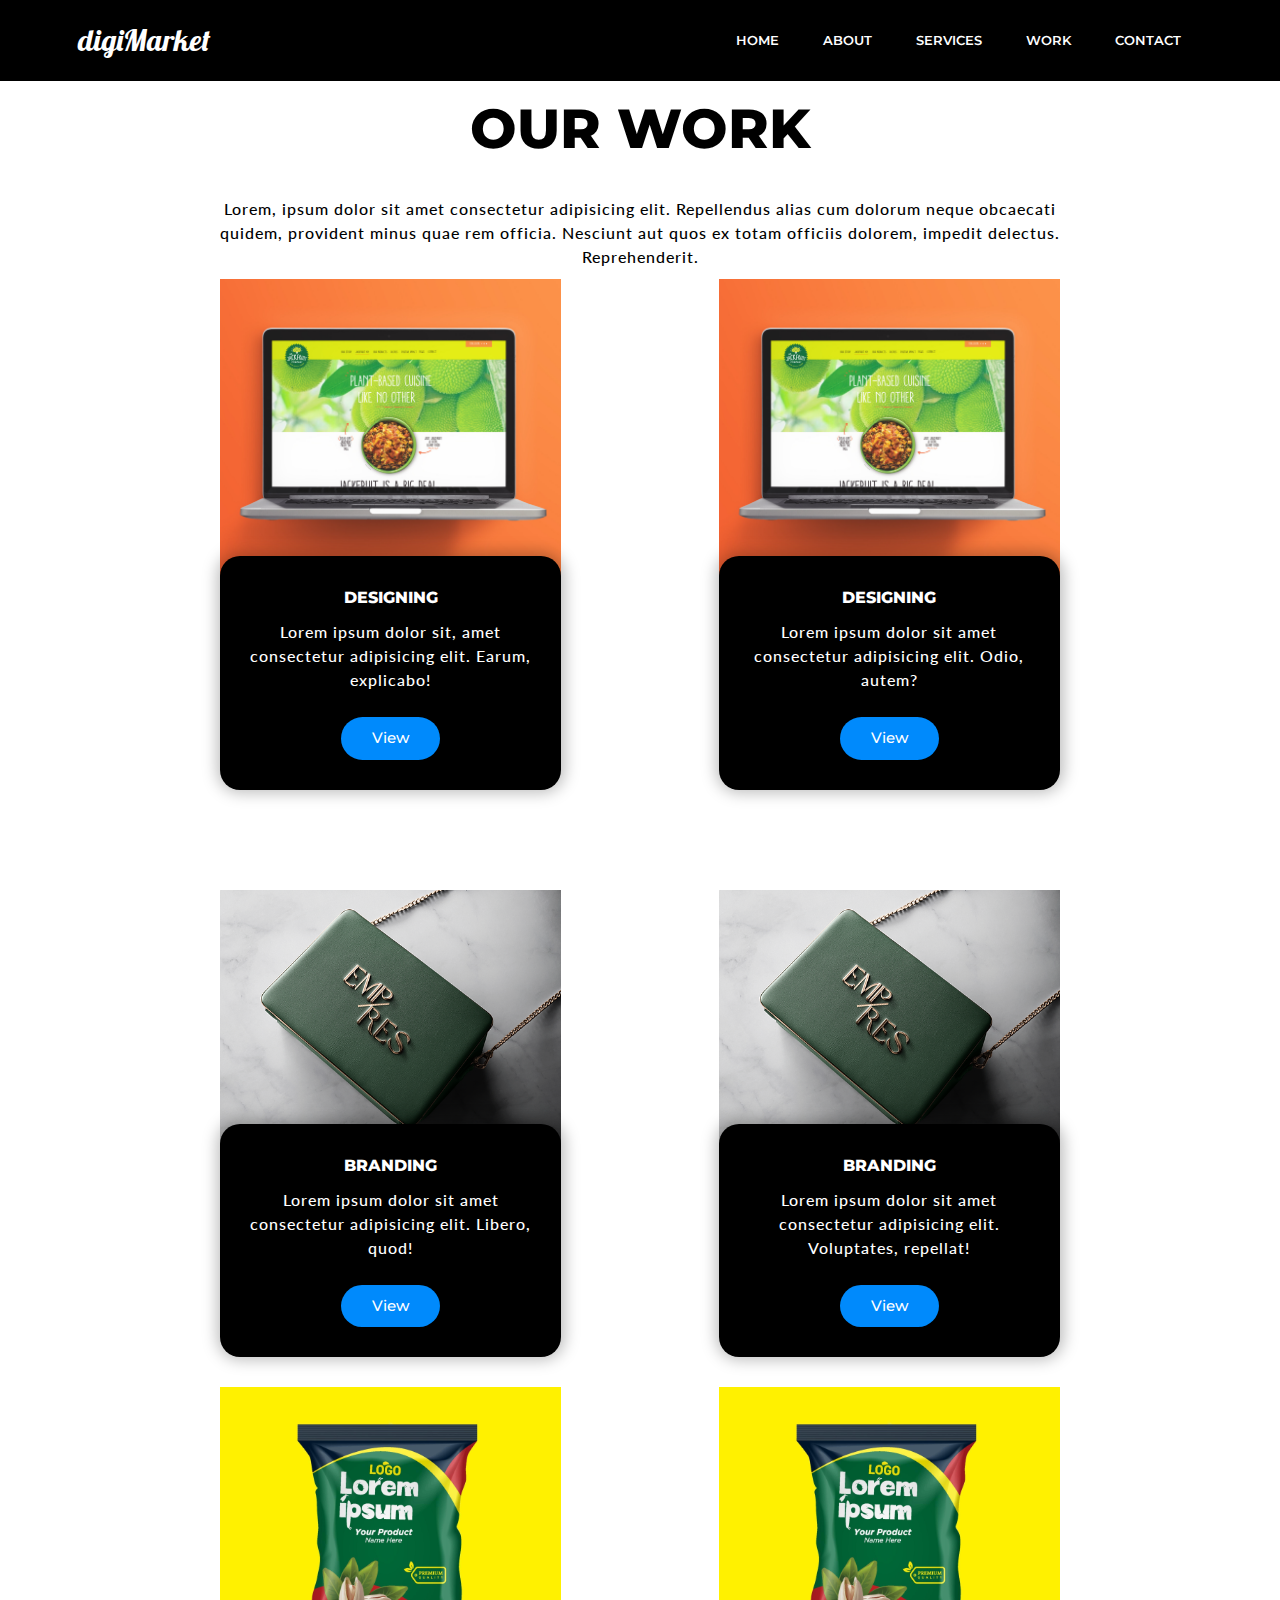
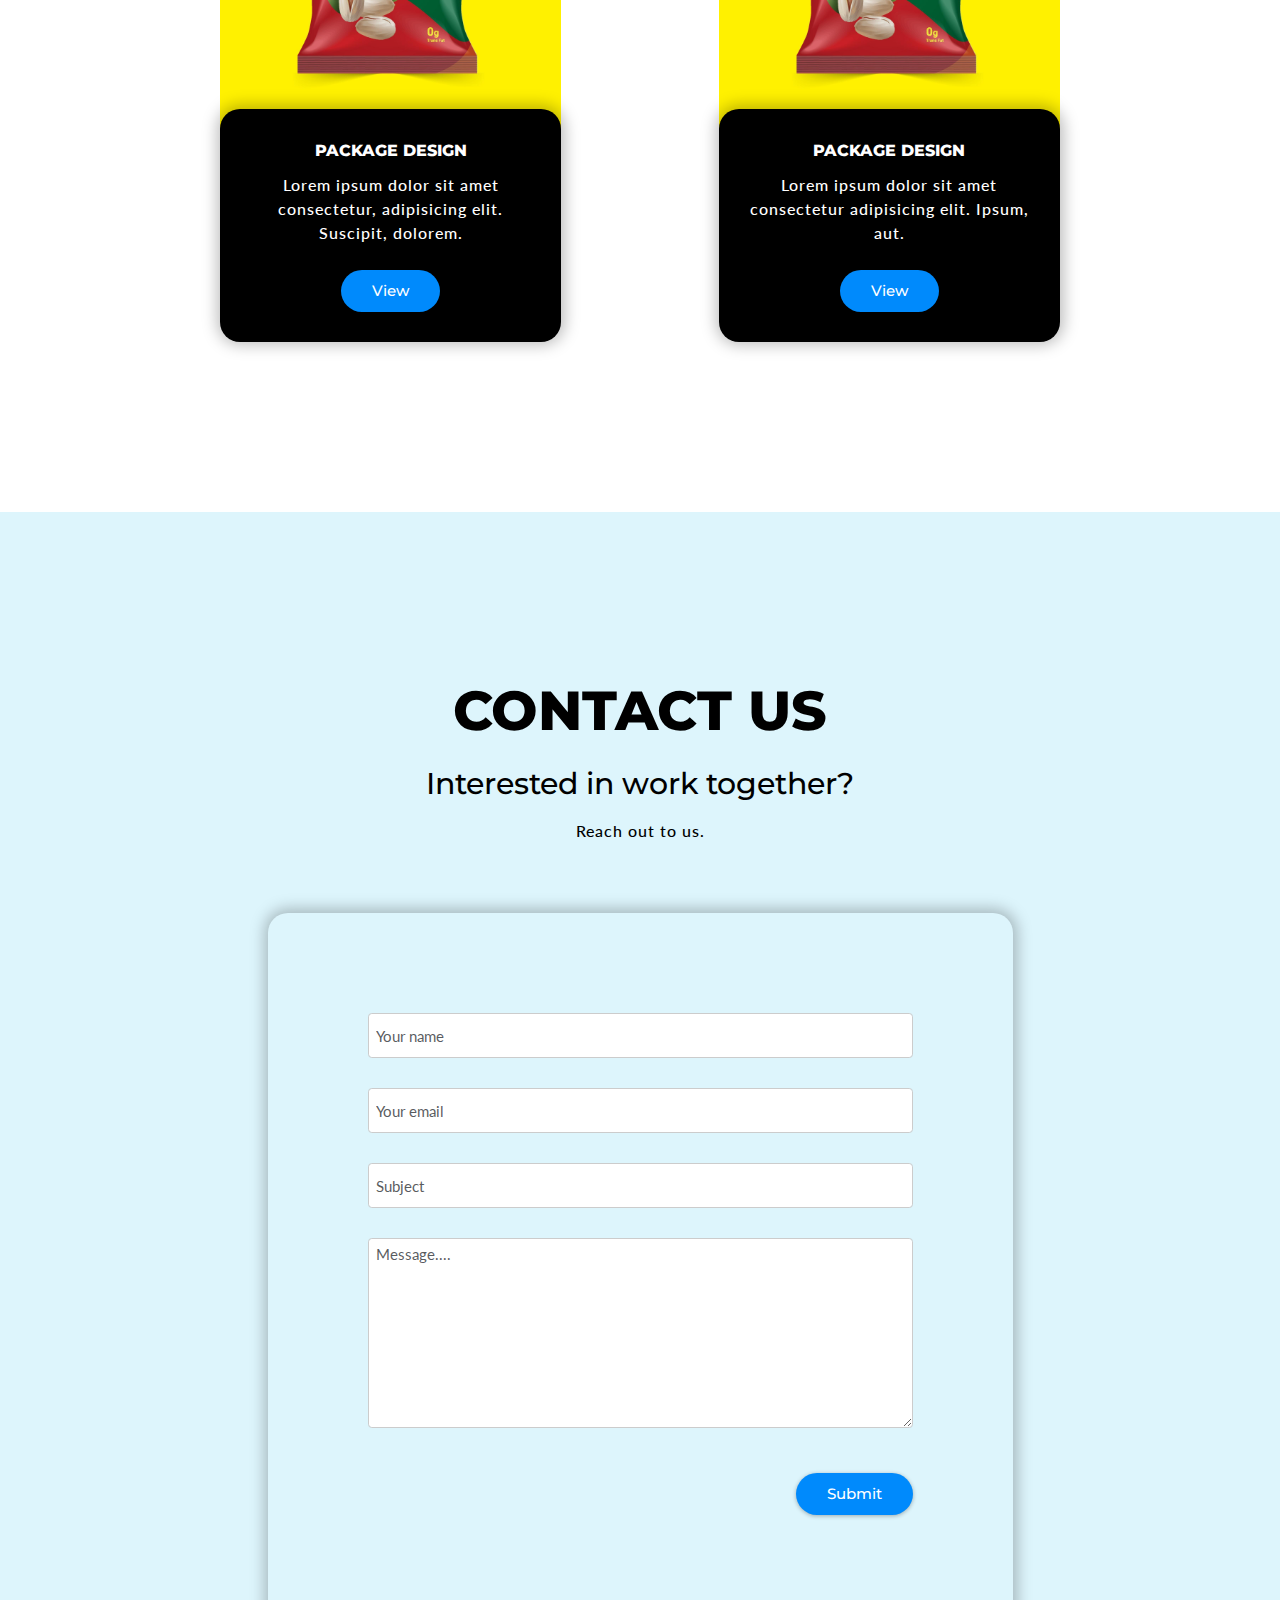
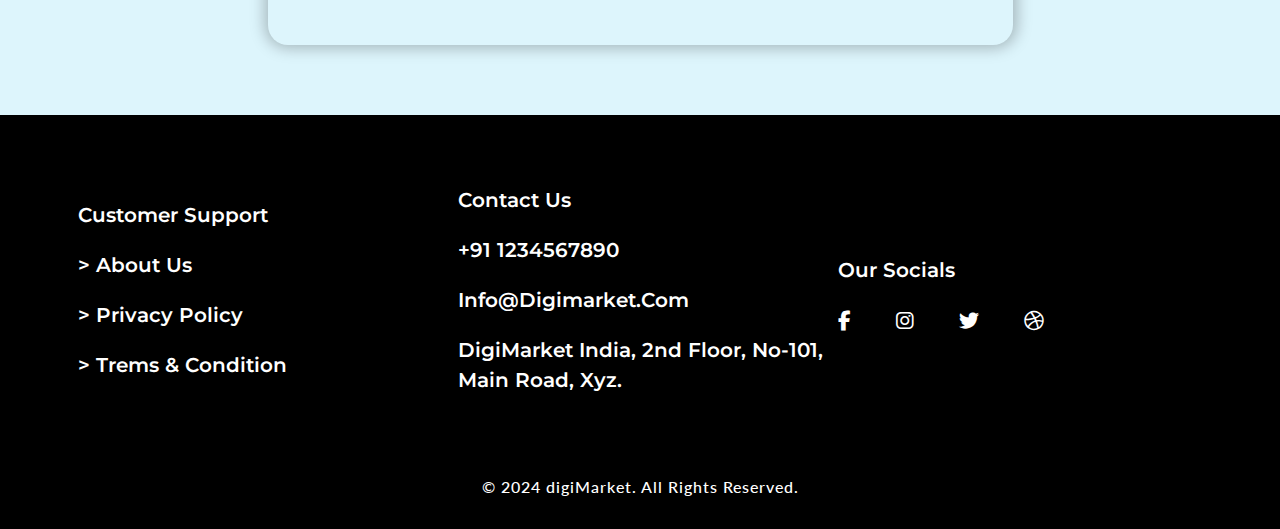
<file: work.html>
<!DOCTYPE html>
<html lang="en">

<head>
    <meta charset="UTF-8">
    <meta name="viewport" content="width=device-width, initial-scale=1.0">
    <title>Digital Marketing Website</title>

    <!-- Bootstrap  -->
    <link href="https://cdn.jsdelivr.net/npm/bootstrap@5.3.3/dist/css/bootstrap.min.css" rel="stylesheet">
  
    <!-- Font Awesome -->
    <link rel="stylesheet" href="https://cdnjs.cloudflare.com/ajax/libs/font-awesome/6.5.2/css/all.min.css"/>

    <link rel="stylesheet" href="css/style.css">
    <link rel="stylesheet" href="css/responsive-style.css">
</head>

<body class="home">
    
    <!-- Navbar  -->
    <header id="full_nav">
        <div class="header fixed-top">
            <div class="container">
                <nav class="navbar navbar-expand-lg">
                    <a class="navbar-brand" href="index.html">
                        digiMarket
                    </a>
                    <button class="navbar-toggler" type="button" data-bs-toggle="collapse" data-bs-target="#main-nav"
                        aria-controls="main-nav" aria-expanded="false" aria-label="Toggle navigation">
                        <i class="fa-solid fa-bars navbar-toggler-icon"></i>
                    </button>

                    <div class="collapse navbar-collapse" id="main-nav">
                        <ul class="navbar-nav ms-auto">
                            <li class="nav-item">
                                <a class="nav-link active" href="index.html">Home</a>
                            </li>
                            <li class="nav-item">
                                <a class="nav-link" href="about.html">About</a>
                            </li>
                            <li class="nav-item">
                                <a class="nav-link" href="services.html">Services</a>
                            </li>
                            <li class="nav-item">
                                <a class="nav-link" href="work.html">Work</a>
                            </li>
                            <li class="nav-item">
                                <a class="nav-link" href="contact.html">Contact</a>
                            </li>
                        </ul>
                    </div>
                </nav>
            </div>
        </div>
    </header>
    

    <!-- Work -->
    <section class="wrapper portfolio-services pt-0">
        <div class="container text-center">
            <div class="row justify-content-center">
                <div class="col-lg-9">
                    <div class="sec-title">
                        <h1>Our Work</h1>
                        <p class="text-black">Lorem, ipsum dolor sit amet consectetur adipisicing elit. Repellendus alias cum dolorum neque obcaecati quidem, provident minus quae rem officia. Nesciunt aut quos ex totam officiis dolorem, impedit delectus. Reprehenderit.</p>
                    </div>
                    <div class="row justify-content-between">
                        <div class="col-md-5 col-sm-6 mb-5">
                            <div class="card border-0 position-relative">
                                <img src="./images/webdes.jpg" class="img-fluid">
                                <div class="card-detail">
                                    <h5>Designing</h5>
                                    <p>Lorem ipsum dolor sit, amet consectetur adipisicing elit. Earum, explicabo!</p>
                                    <a href="" class="btn main-btn">View</a>
                                </div>
                            </div>
                        </div>
                        <div class="col-md-5 col-sm-6 mb-5">
                            <div class="card border-0 position-relative">
                                <img src="./images/webdes.jpg" class="img-fluid">
                                <div class="card-detail">
                                    <h5>Designing</h5>
                                    <p>Lorem ipsum dolor sit amet consectetur adipisicing elit. Odio, autem?</p>
                                    <a href="" class="btn main-btn">View</a>
                                </div>
                            </div>
                        </div>
                    </div>
                </div>
            </div>
            <div class="row justify-content-center wrapper">
                <div class="col-lg-9">
                    <div class="row justify-content-between">
                        <div class="col-md-5 col-sm-6 mb-5">
                            <div class="card border-0 position-relative">
                                <img src="./images/w1.webp" class="img-fluid">
                                <div class="card-detail">
                                    <h5>Branding</h5>
                                    <p>Lorem ipsum dolor sit amet consectetur adipisicing elit. Libero, quod!</p>
                                    <a href="" class="btn main-btn">View</a>
                                </div>
                            </div>
                        </div>
                        <div class="col-md-5 col-sm-6 mb-5">
                            <div class="card border-0 position-relative">
                                <img src="./images/w1.webp" class="img-fluid">
                                <div class="card-detail">
                                    <h5>Branding</h5>
                                    <p>Lorem ipsum dolor sit amet consectetur adipisicing elit. Voluptates, repellat!</p>
                                    <a href="" class="btn main-btn">View</a>
                                </div>
                            </div>
                        </div>
                        <div class="col-md-5 col-sm-6 mb-5">
                            <div class="card border-0 position-relative">
                                <img src="./images/package.jpg" class="img-fluid">
                                <div class="card-detail">
                                    <h5>Package Design</h5>
                                    <p>Lorem ipsum dolor sit amet consectetur, adipisicing elit. Suscipit, dolorem.</p>
                                    <a href="" class="btn main-btn">View</a>
                                </div>
                            </div>
                        </div>
                        <div class="col-md-5 col-sm-6 mb-5">
                            <div class="card border-0 position-relative">
                                <img src="./images/package.jpg" class="img-fluid">
                                <div class="card-detail">
                                    <h5>Package Design</h5>
                                    <p>Lorem ipsum dolor sit amet consectetur adipisicing elit. Ipsum, aut.</p>
                                    <a href="" class="btn main-btn">View</a>
                                </div>
                            </div>
                        </div>
                    </div>
                </div>
            </div>
        </div>
    </section>

    <!-- form -->
    <section class="form-wrapper wrapper" style="background-color: #ddf5fc;">
        <div class="container text-center">
            <div class="row mb-5">
                <div class="col-12 mb-5">
                    <div class="sec-title">
                        <h1>Contact Us</h1>
                        <h4>Interested in work together?</h4>
                        <p class="text-black">Reach out to us.</p>
                    </div>
                </div>
            </div>
            <div class="row justify-content-center">
                <div class="col-lg-8 col-md-10">
                    <div class="form-section">
                        <form>
                            <div class="mb-5">
                                <input type="text" class="form-control" placeholder="Your name" required>
                            </div>
                            <div class="mb-5">
                                <input type="email" class="form-control" placeholder="Your email" required>
                            </div>
                            <div class="mb-5">
                                <input type="email" class="form-control" placeholder="Subject">
                            </div>
                            <div class="mb-5">
                                <textarea class="form-control" rows="8" placeholder="Message...." required></textarea>
                            </div>
                            <div class="mb-5 text-end">
                               <button class="btn main-btn">Submit</button>
                            </div>
                        </form>
                    </div>
                </div>
            </div>
        </div>
    </section>


    <!-- Footer -->
    <section class="footer_wrapper wrapper">
        <div class="container">
            <div class="row align-items-center mb-5">
                <div class="col-lg-4 col-sm-6 mb-5 mb-lg-0">
                    <h5><a href="#">Customer Support</a></h5>
                    <h5><a href="#">> About Us</a></h5>
                    <h5><a href="#">> Privacy Policy</a></h5>
                    <h5>> Trems & Condition</h5>
                </div>
                <div class="col-lg-4 col-sm-6 mb-5 mb-lg-0">
                    <h5>Contact Us</h5>
                    <h5><a href="#">+91 1234567890</a></h5>
                    <h5><a href="#">info@digimarket.com</a></h5>
                    <h5>digiMarket India, 2nd floor, no-101, main road, xyz.</h5>
                </div>
                <div class="col-lg-4 col-sm-6 mb-5 mb-lg-0">
                    <h5>Our Socials</h5>
                    <ul class="link-widget p-0">
                        <li><a href="#" class="footer_icon"><i class="fab fa-facebook-f"></i></a></li>
                        <li><a href="#" class="footer_icon"><i class="fab fa-instagram"></i></a></li>
                        <li><a href="#" class="footer_icon"><i class="fab fa-twitter"></i></a></li>
                        <li><a href="#" class="footer_icon"><i class="fab fa-dribbble"></i></a></li>
                    </ul>
                </div>
            </div>
        </div>
        <div class="container-fluid copyright-section">
            <p>© 2024 digiMarket. All Rights Reserved.</p>
        </div>
    </section>
    

    <script src="https://cdn.jsdelivr.net/npm/@popperjs/core@2.10.2/dist/umd/popper.min.js"></script>
    <script src="https://cdn.jsdelivr.net/npm/bootstrap@5.1.3/dist/js/bootstrap.min.js"></script>

    <script src="script.js"></script>
</body>

</html>
</file>
<file: style.css>
@import url('https://fonts.googleapis.com/css2?family=Poppins:wght@300;400;500;600;700;800;900&display=swap');
@import url('https://fonts.googleapis.com/css2?family=Quicksand:wght@300;400;500;600;700&display=swap');

* {
    margin: 0;
    padding: 0;
    box-sizing: border-box;
}

:root{
    /* Background Color */
    --bg-black:#090b3c;
    --bg-white:#fff;
    --bg-light-white:#fcfcfc;
    --bg-light-2:#f2f7fa;
    --bg-dark-green:#0e9d80;
    --bg-features-1:#fff6d6;
    --bg-features-2:#ebdcf9;
    --bg-features-3:#ddf5fc;
    --bg-features-4:#dcf6e8;
    --bg-features-5:#f8e4e1;
    --bg-features-6:#fbffd4;

    /* Text Color */
    --text-black:#000;
    --text-white:#fff;
    --text-dark-gray:#4c535d; 
    --text-light-2:#798089;
    --text-light-3:#5e5e72;
    --text-light-4:#A0A0A0;
    --text-dark-green:#12c4a0;
    --text-orange:#ff5d2a;
    --text-yellow:#ffc100;

   --primary-font: Quicksand;
   --secondary-font: 'Poppins', sans-serif;
   --normal-font-weight:400;
   --bold-font-weight:700;
}

body{
    font-family:var(--primary-font);
    font-weight: var(--normal-font-weight);
    background-color: var(--bg-white); 
}

.learn-more-btn { 
    background-color:var(--bg-black);
    font-size: 18px; 
    font-weight: 700;
    color: var(--text-white) !important;
    padding: 12px 29px !important;
    border-radius: 10px;
    border: 2px solid var(--bg-black);
    box-shadow: 0 10px 20px rgb(0 0 0 / 10%); 
    display: inline-block;
    text-decoration: none;
    transition: 0.7s;
}

.btn-extra-header {
    color: var(--text-dark-gray) !important;
    background-color: transparent; 
    border: 2px solid var(--text-dark-gray);
} 

.header_wrapper .navbar {
    transition: all .2s linear;
}

.header_wrapper .navbar-brand img {
    max-width: 210px;
    height: auto;
}

.header_wrapper .menu-navbar-nav {
    width: 70%;
    display: flex;
    justify-content: center;
}

.header_wrapper .nav-item {
    margin: 0 10px;
}

.header_wrapper .nav-item .nav-link {
    font-weight: var(--bold-font-weight);
    font-size: 18px;
    color: var(--text-dark-gray);
    line-height: 1;
}

.header_wrapper .nav-item .nav-link.active {
    color: var(--text-dark-green);
}

.header-scrolled {
    position: fixed;
    margin-top: 0;
    top: 0;
    left: 0;
    width: 100%;
    height: 85px;
    background: var(--bg-white);
    box-shadow: 0 4x 6px 0 rgba(12, 0, 46, .05);
}

.header-scrolled .navbar-brand img {
    width: 190px;
    height: auto;
    animation: animated 0.1s ease-in-out;
}

@keyframes animated {
    0% {
        width: 210px;
    }
    50% {
        width: 200px;
    }
    100% {
        width: 190px;
    }
}

.header-scrolled .nav-item .nav-link {
    font-size: 17px;
}

.banner_wrapper {
    display: flex;
    width: 100%;
    padding: 100px 0 125px;
    background: url(../images/bg.png) no-repeat;
    background-size: cover;
    justify-content: center;
    align-items: center;
}

.banner_wrapper .banner-subtitle {
    font-size: 24px;
    font-weight: 700;
    line-height: 1.5;
    margin-bottom: 15px;
    color: var(--text-light-3);
}

.banner_wrapper .banner-title {
    font-family: var(--secondary-font);
    font-weight: 800;
    font-size: 55px;
    line-height: 1.15;
    text-transform: capitalize;
    margin-bottom: 25px;
    color: var(--text-black);
}

.banner_wrapper .banner-title span {
    color: var(--bg-dark-green);
}

.banner_wrapper .banner-title-text {
    font-size: 17px;
    font-weight: 600;
    line-height: 1.5;
    margin-bottom: 40px;
    max-width: 450px;
    color: var(--text-light-2);
}

.banner_wrapper .learn-more-btn-section {
    display: flex;
    justify-content: left;
    align-items: center;
    margin-top: 20px;
}

.banner_wrapper .header-img-section img {
    width: 100%;
    animation: float 5s ease-in-out infinite;
}

@keyframes float {
    0% {
        transform: translateY(0px);
    }
    50% {
        transform: translateY(20px);
    }
    100% {
        transform: translateY(0px);
    }
}

.about_wrapper {
    padding: 100px 0 0;
}

.about_wrapper .about_number {
    font-family: var(--secondary-font);
    font-weight: 800;
    font-size: 24px;
    padding: 4px 17px;
    border-radius: 10px;
    margin-bottom: 25px;
    max-width: 44px;
    color: var(--text-white);
    background-color: var(--bg-dark-green);
}

.about_wrapper .about_title {
    font-family: var(--secondary-font);
    font-weight: 800;
    font-size: 33px;
    line-height: 1.25;
    max-width: 1000px;
    margin-bottom: 25px;
    color: var(--text-black);
}

.about_wrapper .about_text {
    font-size: 15px;
    font-weight: 600;
    line-height: 1.7;
    max-width: 700px;
    color: var(--text-light-2);
}

.about_wrapper .innovate {
    background: var(--bg-light-2);
    padding: 80px 0;
}

.features_wrapper {
    padding: 100px 0 80px;
    background: var(--bg-light-2);
}

.features_wrapper .features_subtitle {
    font-size: 20px;
    font-weight: 700;
    line-height: 1.5;
    margin-bottom: 5px;
    color: var(--text-light-2);
}

.features_wrapper .features_title {
    font-family: var(--secondary-font);
    font-weight: 800;
    font-size: 34px;
    line-height: 1.25;
    margin-bottom: 25px;
    color: var(--text-black);
}

.features_wrapper h3 {
    font-family: var(--secondary-font);
    font-weight: var(--bold-font-weight);
    font-size: 20px;
    line-height: 1.5;
    margin-bottom: 20px;
    color: var(--text-black);
}

.features_wrapper .features_text {
    font-size: 15px;
    font-weight: 600;
    line-height: 1.5;
    color: var(--text-light-2);
}

.features_wrapper .ft-1 {
    background: var(--bg-features-1);
    padding: 40px;
    border-radius: 15px;
}

.features_wrapper .ft-1::before {
    content: url(../images/consultancy.png);
    position: absolute;
    display: block;
    margin-top: -70px;
}

.features_wrapper .ft-2 {
    background: var(--bg-features-2);
    padding: 40px;
    border-radius: 15px;
}

.features_wrapper .ft-2::before {
    content: url(../images/solutions.png);
    position: absolute;
    display: block;
    margin-top: -70px;
}

.features_wrapper .ft-3 {
    background: var(--bg-features-3);
    padding: 40px;
    border-radius: 15px;
}

.features_wrapper .ft-3::before {
    content: url(../images/simple.png);
    position: absolute;
    display: block;
    margin-top: -70px;
}

.features_wrapper .ft-4 {
    background: var(--bg-features-4);
    padding: 40px;
    border-radius: 15px;
}

.features_wrapper .ft-4::before {
    content: url(../images/deadline.png);
    position: absolute;
    display: block;
    margin-top: -70px;
}

.features_wrapper .ft-5 {
    background: var(--bg-features-5);
    padding: 40px;
    border-radius: 15px;
}

.features_wrapper .ft-5::before {
    content: url(../images/data.png);
    position: absolute;
    display: block;
    margin-top: -70px;
}

.features_wrapper .ft-6 {
    background: var(--bg-features-6);
    padding: 40px;
    border-radius: 15px;
}

.features_wrapper .ft-6::before {
    content: url(../images/flexible.png);
    position: absolute;
    display: block;
    margin-top: -70px;
}

.price_wrapper {
    padding: 100px 0 0;
}

.price_wrapper .pricing_subtitle {
    font-size: 20px;
    font-weight: 700;
    line-height: 1.5;
    margin-bottom: 5px;
    color: var(--text-light-3);
}

.price_wrapper .pricing_title {
    font-family: var(--secondary-font);
    font-weight: 800;
    font-size: 34px;
    line-height: 1.25;
    margin-bottom: 25px;
    color: var(--text-black);
}

.price_wrapper .pricing_card {
    background-color: var(--bg-white);
    box-shadow: 0 1px 20px rgb(0 0 0 / 15%);
    display: flex;
    flex-direction: column;
    justify-content: center;
    align-items: center;
    padding: 40px 40px 45px 40px;
    border-radius: 10px;
    text-align: center;
    margin-bottom: 30px;
}

.price_wrapper .pricing_card:hover {
    box-shadow: 0 2px 29px rgb(0 0 0 / 20%);
    z-index: 5;
    cursor: pointer;
}

.price_wrapper .pricing_period {
    font-family: var(--secondary-font);
    font-weight: 600;
    font-size: 18px;
    line-height: 1.5;
    padding-bottom: 0;
    color: var(--text-light-2);
}

.price_wrapper .pricing_card img {
    max-width: 75%;
}

.price_wrapper .pricing_rate {
    line-height: 1.25;
    font-size: 34px;
    font-weight: 800;
    font-family: var(--secondary-font);
    color: var(--text-black);
}

.price_wrapper .pricing_text {
    margin: 0;
    font-size: 12px;
    font-weight: 600;
    font-family: var(--secondary-font);
    color: var(--text-black);
}

.price_wrapper .pricing_all_plan {
    text-align: center;
    width: 100%;
    display: flex;
    margin: 15px 0;
}

.price_wrapper .pricing_all_plan ul {
    width: 100%;
    list-style: none;
    padding-inline-start: 0;
}

.price_wrapper .pricing_all_plan li {
    font-size: 14px;
    color: var(--text-dark-gray);
    font-weight: 500;
    line-height: 1.25;
    text-align: center;
    margin-top: 5px;
}

.price_wrapper .learn-more-btn {
    background: var(--bg-dark-green);
    border-color: var(--bg-dark-green);
}

.price_wrapper .featured {
    box-shadow: 0 2px 40px rgb(0 0 0 / 5%);
    background-color: var(--bg-white);
    border: 5px solid var(--text-black);
    padding-top: 80px;
    padding-bottom: 80px;
}

.price_wrapper .pricing-ribbon {
    width: 120px;
    height: 120px;
    overflow: hidden;
    position: absolute;
    top: 0;
    left: 20;
}

.price_wrapper .pricing-ribbon span {
    font-family: var(--secondary-font);
    position: absolute;
    display: block;
    width: 225px;
    padding: 5px 0;
    background-color: var(--bg-black);
    color: var(--text-white);
    font-size: 15px;
    font-weight: 600;
    text-shadow: 0 1px 1px rgb(0 0 0 / 20%);
    text-transform: uppercase;
    text-align: center;
    right: -45px;
    top: 30px;
    transform: rotate(-45deg);
}

.price_wrapper .btn-featured {
    background: var(--bg-black);
    border-color: var(--bg-black);
}

.price_wrapper .featured .pricing_rate {
    font-size: 40px;
}

.free_trial {
    background: var(--bg-light-2);
    padding: 80px 0;
    margin-top: 100px;
}

.free_trial .free_title {
    font-family: var(--secondary-font);
    font-weight: 800;
    font-size: 34px;
    line-height: 1.25;
    margin-bottom: 0;
    color: var(--text-black);
}

.free_trial .learn-more-btn {
    background: var(--bg-black);
    border-color: var(--bg-black);
}

.free_trial .learn-more-btn .fa {
    font-size: 22px;
    margin-right: 5px;
    vertical-align: bottom;
}

.testimonial_wrapper {
    padding: 100px 0;
}

.testimonial_wrapper .testimonial_subtitle {
    font-size: 20px;
    font-weight: 700;
    line-height: 1.5;
    margin-bottom: 5px;
    color: var(--text-light-3);
}

.testimonial_wrapper .testimonial_title {
    font-family: var(--secondary-font);
    font-weight: 800;
    font-size: 34px;
    line-height: 1.25;
    margin-bottom: 80px;
    color: var(--text-black);
}

.testimonial_wrapper .testimonial_card {
    border-radius: 15px;
    padding: 50px;
    background-color: var(--bg-white);
    box-shadow: 0 5px 40px rgb(0 0 0 / 15%);
}

.testimonial_wrapper .testimonial_card h3 {
    font-family: var(--secondary-font);
    font-size: 24px;
    font-weight: 700;
    line-height: 1.5;
    margin-bottom: 5px;
    color: var(--text-black);
}

.testimonial_wrapper .testimonial_role {
    font-size: 19px;
    font-weight: 700;
    line-height: 1;
    margin-bottom: 25px;
    color: var(--text-dark-green);
}

.testimonial_wrapper .testimonial_text {
    font-size: 15px;
    font-weight: 600;
    line-height: 1.5;
}

.faq_wrapper {
    padding: 100px 0;
    background: var(--bg-light-2);
}

.faq_wrapper .faq_subtitle {
    font-size: 20px;
    font-weight: 700;
    line-height: 1.5;
    margin-bottom: 5px;
    color: var(--text-light-3);
}

.faq_wrapper .faq_title {
    font-family: var(--secondary-font);
    font-weight: 800;
    font-size: 34px;
    line-height: 1.25;
    color: var(--text-black);
}

.faq_wrapper .accordion-button:hover,
.faq_wrapper .accordion-button:focus {
    box-shadow: none;
    color: var(--text-dark-green);
}

.faq_wrapper .accordion-item {
    border: 0;
}

.faq_wrapper .accordion-button {
    font-size: 21px;
    font-family: var(--secondary-font);
    font-weight: 600;
    color: var(--text-black);
    background: var(--bg-light-2);
    border-radius: 0;
    padding: 0 0 15px 0;
    border-bottom: 0px solid var(--text-light-3);
    display: flex;
    justify-content: center;
    align-items: center;
    margin-bottom: 15px;
}

.faq_wrapper .accordion-button::after {
    content: '\002B';
    font-family: "Font Awesome 5 Free";
    display: inline-block;
    background-image: none;
}

.faq_wrapper .accordion-button:not(.collapsed)::after {
    content: '\2212';
    font-family: "Font Awesome 5 Free";
    font-weight: 800;
    display: inline-block;
    background-image: none;
    transform: unset;
}

.faq_wrapper .accordion-body {
    color: var(--text-black);
    font-size: 15px;
    font-weight: 600;
    margin: 0 0 20px 0;
    padding-bottom: 25px;
    line-height: 1.5;
}

.footer_wrapper {
    padding: 100px 0 25px;
    background: url(../images/bg_footer.png) no-repeat;
    background-size: cover;
    background-color: var(--bg-black);
    color: var(--text-white);
}

.footer_wrapper .footer_logo img {
    max-width: 30%;
}

.footer_wrapper .footer_text,
.footer_wrapper .footer_text a {
    margin-top: 30px;
    color: var(--text-white);
    font-size: 15px;
    font-weight: 600;
    line-height: 1.5;
    text-decoration: none;
}

.footer_wrapper .footer_title {
    font-family: var(--secondary-font);
    text-transform: uppercase;
    font-size: 20px;
    font-weight: 700;
    line-height: 1.5;
    margin-bottom: 25px;
    color: var(--text-white);
}

.footer_wrapper .footer_smedia_icon {
    padding-right: 30px;
    color: var(--text-white);
    font-size: 20px;
}

.footer_wrapper .footer_credit {
    color: var(--text-white);
    border-top: 1px solid var(--text-white);
    padding-top: 20px;
    margin-top: 20px;
}

.footer_wrapper .footer_credit a {
    color: var(--text-yellow);
    text-decoration: none;
    font-size: 16px;
    font-weight: 600;
}
</file>
<file: responsive-style.css>
@media (max-width: 1300px) {
    .header_wrapper .menu-navbar-nav {
        width: auto;
    }
}

@media (max-width: 1230px) {
    .header_wrapper .nav-item {
        margin: 0 5px;
    }
    .header_wrapper .learn-more-btn {
        padding: 12px 10px !important;
    }
    .banner_wrapper .banner-title {
        font-size: 50px;
    }
}

@media (max-width: 1070px) {
    .header_wrapper .nav-item .nav-link{
        font-size: 16px;
    }
    .about_wrapper .about_title {
        font-size: 16px;
    }
}

@media (max-width: 991px) {
    .header_wrapper .navbar-brand img {
        width: 180px;
    }
    .header_wrapper .navbar-toggler:focus {
        box-shadow: none;
    }
    .header_wrapper .menu-navbar-nav {
        text-align: center;
    }
    .header_wrapper .nav-item .nav-link {
        margin-top: 15px;
        font-size: 18px;
    }
    .header_wrapper .nav-item:last-child .nav-link {
        margin-bottom: 20px;
    }
    .header_wrapper .learn-more-btn {
        padding: 12px 29px !important;
    }
    .header_wrapper .navbar-collapse {
        background: var(--bg-white);
    }
    .banner_wrapper .banner-title {
        font-size: 36px;
    }
    .about_wrapper .about_number {
        margin: 20px auto;
    }
    .about_wrapper .about_title {
        font-size: 24px;
    }
}

@media (max-width: 767px) {
    .banner_wrapper {
        padding: 100px 0 100px;
    }
    .banner_wrapper .row {
        flex-direction: column-reverse;
    }
    .banner_wrapper .learn-more-btn-section {
        justify-content: center;
    }
    .free_trial .free_title {
        font-size: 24px;
    }
    .faq_wrapper .accordian-button {
        font-size: 18px;
    }
    .footer_wrapper .footer_logo img {
        max-width: 50%;
    }
}
</file>
<file: css/style.css>
@import url('https://fonts.googleapis.com/css2?family=Lato:wght@300;400;700;900&family=Montserrat:wght@400;500;700;800;900&display=swap');
@import url('https://fonts.googleapis.com/css2?family=Lobster&display=swap');

* {
    box-sizing: border-box;
    margin: 0;
    padding: 0;
    text-decoration: none;
    outline: none;
}

:root {
    --primary-color: #008AFC;
    --secondary-color: #014EBC;
    --light-pink-color: #FFFCF8;
    --bg-features:#ddf5fc;
    --light-color: #CCCCCC;
    --black-color: #000;
    --white-color: #fff;
    --box-shadow: 0.095rem -0.070rem 1.5rem 0.3rem rgb(0 0 0 / 26%);

    --primary-font: 'Lato', sans-serif;
    --secondary-font: 'Montserrat', sans-serif;
}

body,
html {
    font-size: 10px;
    font-weight: 400;
    font-family: var(--primary-font);
    scroll-behavior: smooth;
    overflow-x: hidden;
    line-height: 1.5;
}

h1 {
    /* color: var(--black-color); */
    color: var(--white-color);
    font-size: 5.5rem;
    font-weight: 800;
    font-family: var(--secondary-font);
    display: inline-block;
    text-transform: uppercase;
    line-height: 1.4;
    margin-bottom: 2rem;
    margin-top: 9rem;
}

h2 {
    color: var(--primary-color);
    font-size: 4rem;
    font-weight: 700;
    font-family: var(--secondary-font);
    display: inline-block;
    text-transform: uppercase;
    line-height: 1.4;
    margin-bottom: 2rem;
}

h2 span {
    color: var(--primary-color);
}

h3 {
    font-size: 3rem;
    font-weight: 800;
    line-height: 1.3;
    font-family: var(--secondary-font);
    color: var(--white-color);
    margin-bottom: 1rem;
}

h4 {
    font-size: 3rem;
    font-weight: 500;
    line-height: 1;
    font-family: var(--secondary-font);
    color: var(--black-color);
    margin-bottom: 2rem;
}

h5 {
    font-size: 1.6rem;
    line-height: 1.5;
    color: var(--white-color);
    font-family: var(--secondary-font);
    margin-bottom: 0.9375rem;
    font-weight: 300;
    text-transform: uppercase;
}

p {
    font-size: 1.6rem;
    font-weight: 500;
    line-height: 1.5;
    letter-spacing: 1px;
    margin-top: 1rem;
    color: var(--white-color);
}

a,
a:active,
a:hover,
.btn:focus {
    text-decoration: none;
    box-shadow: none;
    outline: 0;
}

.bg-black {
    background-image: url('../images/bg2.jpg');
}

.main-btn {
    color: var(--white-color);
    background-color: var(--primary-color);
    border-radius: 5rem;
    text-transform: capitalize;
    padding: 0.9rem 3rem;
    font-family: var(--secondary-font);
    font-weight: 500;
    font-size: 1.5rem;
    margin-top: 1.5rem;
    transition: all .3s linear;
    box-shadow: 0 1px 4px rgba(0, 0, 0, .3);
}

.main-btn:hover {
    background: var(--secondary-color);
    color: var(--white-color);
}

.wrapper {
    padding: 7rem 0;
}

.sec-title h1 {
    position: relative;
    color: var(--black-color);
}

.work-wrapper .feature h1 {
    color: var(--black-color);
}

.sec-title h1::after {
    position: absolute;
    content: '';
    width: 50%;
    height: 50%;
    right: -4px;
    bottom: 0%;
    opacity: 0.5;
}


/*navbar */
.navbar-brand {
    font-size: 30px;
    color: white;
    font-family: "Lobster", sans-serif;
}

.navbar-brand:hover {
    color: white;
}

.header {
    background-color: var(--black-color);
    padding: 1rem 0;
}

.header .navbar-nav .nav-link {
    color: var(--white-color);
    font-family: var(--secondary-font);
    text-transform: uppercase;
    font-size: 1.3rem;
    font-weight: 600;
    padding: 0.5rem 2rem;
    margin: 0 0.2rem;
}

.header .navbar-nav .nav-link:hover {
    color: var(--primary-color);
}

.header .navbar-toggler {
    color: var(--white-color);
    font-size: 2rem;
    height: 2.7rem;
    padding: 0;
}

.header .navbar-toggler:focus {
    outline: none;
    box-shadow: none;
}


/*  Banner */
.banner-wrapper {
    margin-top: 8rem;
    background-image: url('../images/bg2.jpg');
    background-size: cover;
    background-position: center;
    background-repeat: no-repeat;
    width: 100%;
    height: auto;
    padding-bottom: 5rem;
}

/* Work */
.work-wrapper {
    background: var(--black-color);
}

.work-wrapper h1 {
    color: var(--black-color);
}


/* services */
.features_wrapper {
    padding: 100px 0 80px;
    background: var(--white-color);
}

.features_wrapper .features_subtitle {
    font-size: 20px;
    font-weight: 700;
    line-height: 1.5;
    margin-bottom: 5px;
    color: var(--text-light-2);
}

.features_wrapper .features_title {
    font-family: var(--secondary-font);
    font-weight: 800;
    font-size: 34px;
    line-height: 1.25;
    margin-bottom: 25px;
    color: var(--text-black);
}

.features_wrapper h3 {
    font-family: var(--secondary-font);
    font-weight: var(--bold-font-weight);
    font-size: 20px;
    line-height: 1.5;
    margin-bottom: 20px;
    color: var(--text-black);
}

.features_wrapper .features_text {
    font-size: 15px;
    font-weight: 600;
    line-height: 1.5;
    color: var(--text-light-2);
}

.features_wrapper .ft-1 {
    background: var(--bg-features);
    padding: 40px;
    border-radius: 15px;
}

.features_wrapper .ft-1::before {
    content: url(../images/solutions.png);
    position: absolute;
    display: block;
    margin-top: -70px;
}


/* Testimonial */
.testimonial-wrapper h2 {
    color: var(--black-color);
}

.testimonial-wrapper .card {
    border: none;
    background-color: var(--light-pink-color);
    box-shadow: var(--box-shadow);
    border-radius: 1rem;
    margin: 2rem;
    padding: 4rem 2rem;
}

.testimonial-wrapper .card i {
    color: rgb(255, 191, 0);
    font-size: 1.4rem;
}

.testimonial-wrapper .card p {
    color: var(--black-color);
}

.testimonial-wrapper .card h5 {
    color: var(--black-color);
    font-weight: 700;
}

.testimonial-wrapper .carousel-indicators {
    margin-bottom: -3rem;
}

.testimonial-wrapper .carousel-indicators button {
    width: 1rem;
    height: 1rem;
    border-radius: 50%;
    background-color: var(--black-color);
}


/* Footer */
.footer_wrapper {
    background-color: var(--black-color);
    padding-bottom: 0rem;
}

.footer_wrapper h5 {
    color: var(--white-color);
    margin-bottom: 2rem;
    font-weight: 600;
    text-transform: capitalize;
    font-size: 2rem;
}

.footer_wrapper h5 a {
    color: var(--white-color);
}

.footer_wrapper ul {
    list-style: none;
    display: flex;
    align-items: center;
}

.footer_wrapper .footer_icon {
    padding-right: 30px;
    color: var(--white-color);
    font-size: 20px;
}
.footer_wrapper ul li {
    margin-right: 1.5rem;
}

.footer_wrapper .copyright-section p {
    margin: 0;
    padding: 3rem 0;
    text-align: center;
}


/* About Page  */
.about .abilities-wrapper ul {
    list-style: none;
    padding: 0;
}

.about .abilities-wrapper h3 {
    color: var(--black-color);
}

.about .abilities-wrapper ul li p {
    color: var(--black-color)
}

.team_wrapper {
    padding: 100px 0;
}

.team_wrapper .team_card {
    border-radius: 15px;
    padding: 50px;
    background-color: var(--white-color);
    box-shadow: 0 5px 40px rgb(0 0 0 / 15%);
}

.team_wrapper .team_card h3 {
    font-family: var(--secondary-font);
    font-size: 24px;
    font-weight: 700;
    line-height: 1.5;
    margin-bottom: 5px;
    color: var(--black-color);
}

.team_wrapper .team_role {
    font-size: 19px;
    font-weight: 700;
    line-height: 1;
    margin-bottom: 25px;
    color: var(--black-color);
}

.team_wrapper .team_text {
    font-size: 15px;
    font-weight: 600;
    line-height: 1.5;
    color: var(--black-color);
}

/* work Page  */
.portfolio-services .card-detail {
    box-shadow: var(--box-shadow);
    background-color: var(--black-color);
    border-radius: 2rem;
    padding: 3rem;
    margin-top: -2rem;
}

.portfolio-services .card-detail h5 {
    font-weight: 800;
    font-family: var(--secondary-font);
}

.form-section {
    padding: 10rem;
    background-color: var(--bg-features);
    box-shadow: var(--box-shadow);
    border-radius: 2rem;
}

.form-section .form-control:focus {
    box-shadow: none;
    border-color: var(--light-color);

}

.form-section input.form-control {
    height: 4.5rem;
    border: 0.1rem solid var(--light-color);
    font-size: 1.5rem;
}

.form-section textarea {
    border: 0.1rem solid var(--light-color);
    font-size: 1.5rem;
}
</file>
<file: css/responsive-style.css>
@media (max-width: 1199px) {
    .form-section{
        padding: 7rem;
    }
}

@media (max-width:991px) {
    .header .navbar-collapse {
        padding: 2rem;
    }
    .header .navbar-nav .nav-link {
        padding: 0.6rem 0.5rem;
        margin-bottom: 2rem;
    }
    .banner-wrapper {
        margin-top: 4rem;
        padding:4rem 2rem;
        min-height:730px;
    }
}

@media (max-width:767px) {
    body,
    html {
        font-size: 8px;
    }
    .banner-wrapper {
        min-height:550px;
    }
}

@media (max-width:590px) {
    body,
    html {
        font-size: 7px;
    }
    .form-section {
        padding: 2rem;
    }
}

@media (max-width:390px) {
    h1{
        font-size: 27px;
    }
    h2{
        font-size: 25px;
    }
}
</file>
